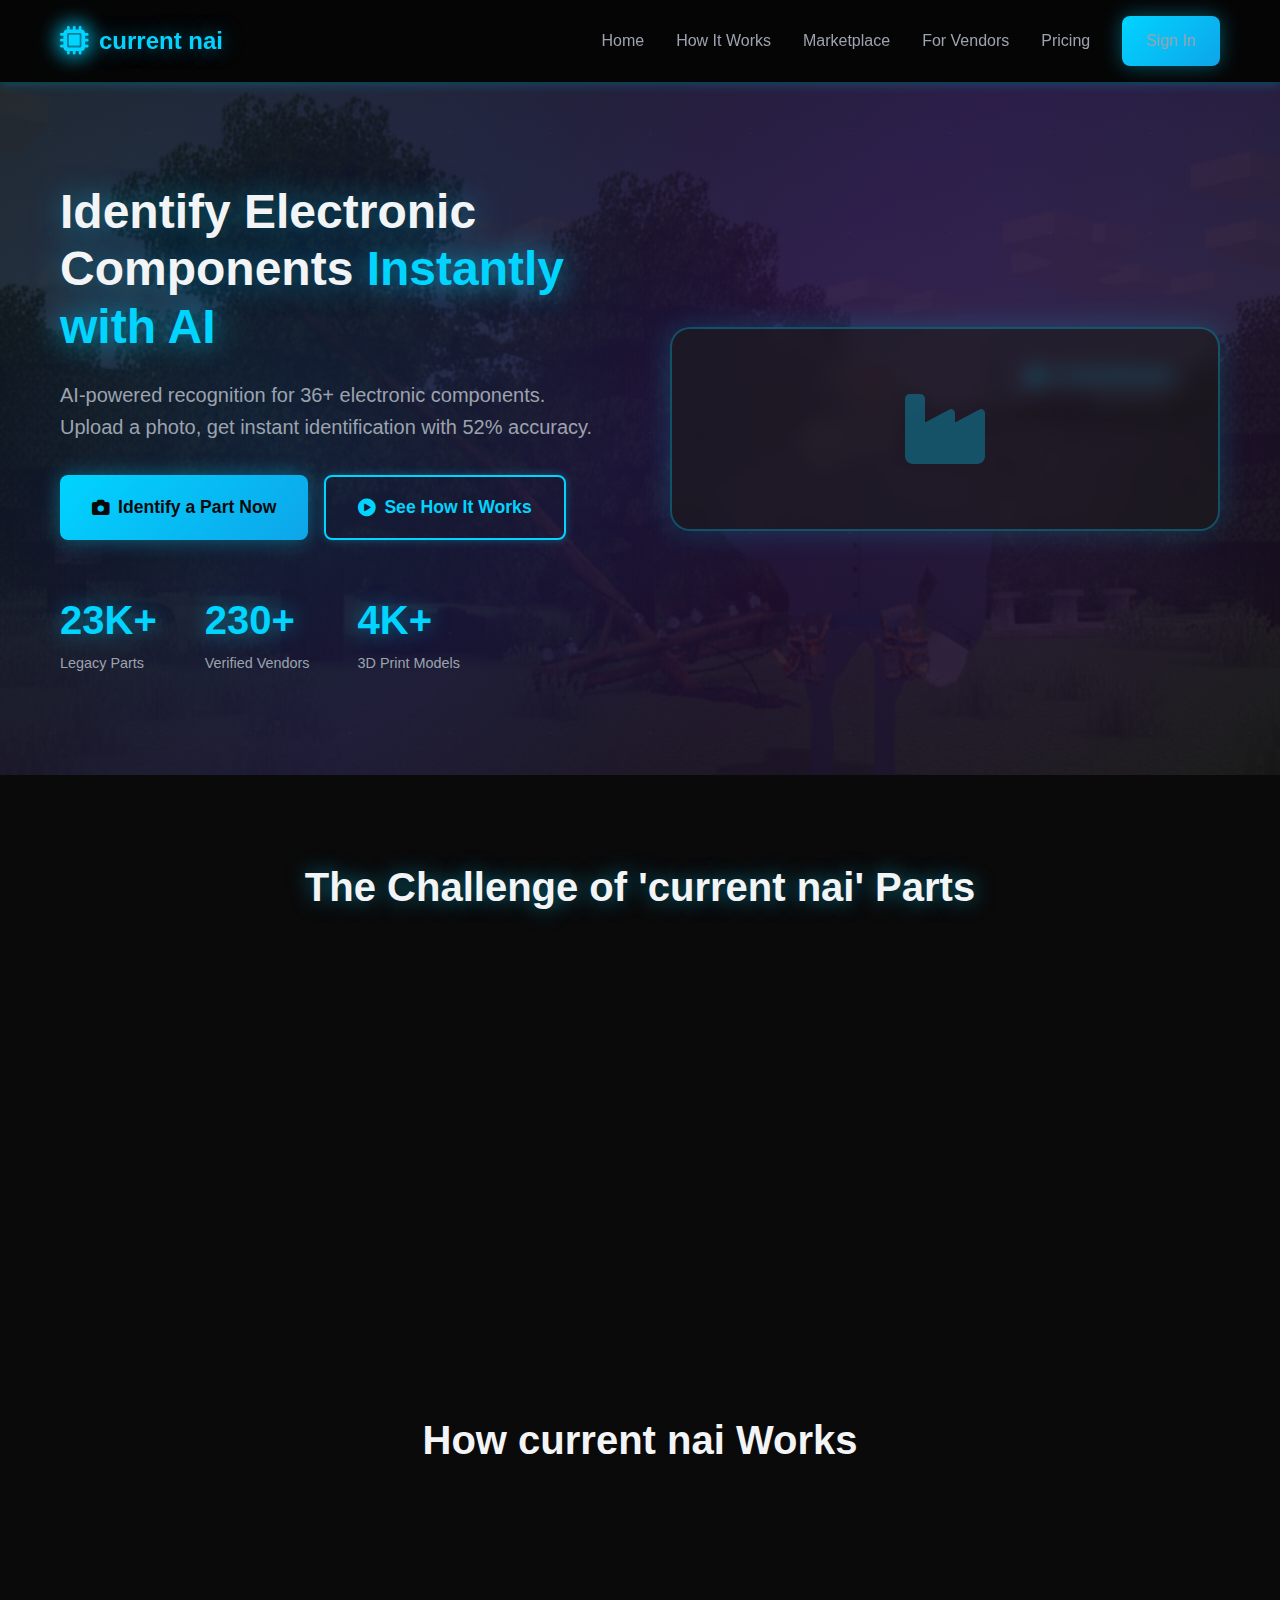
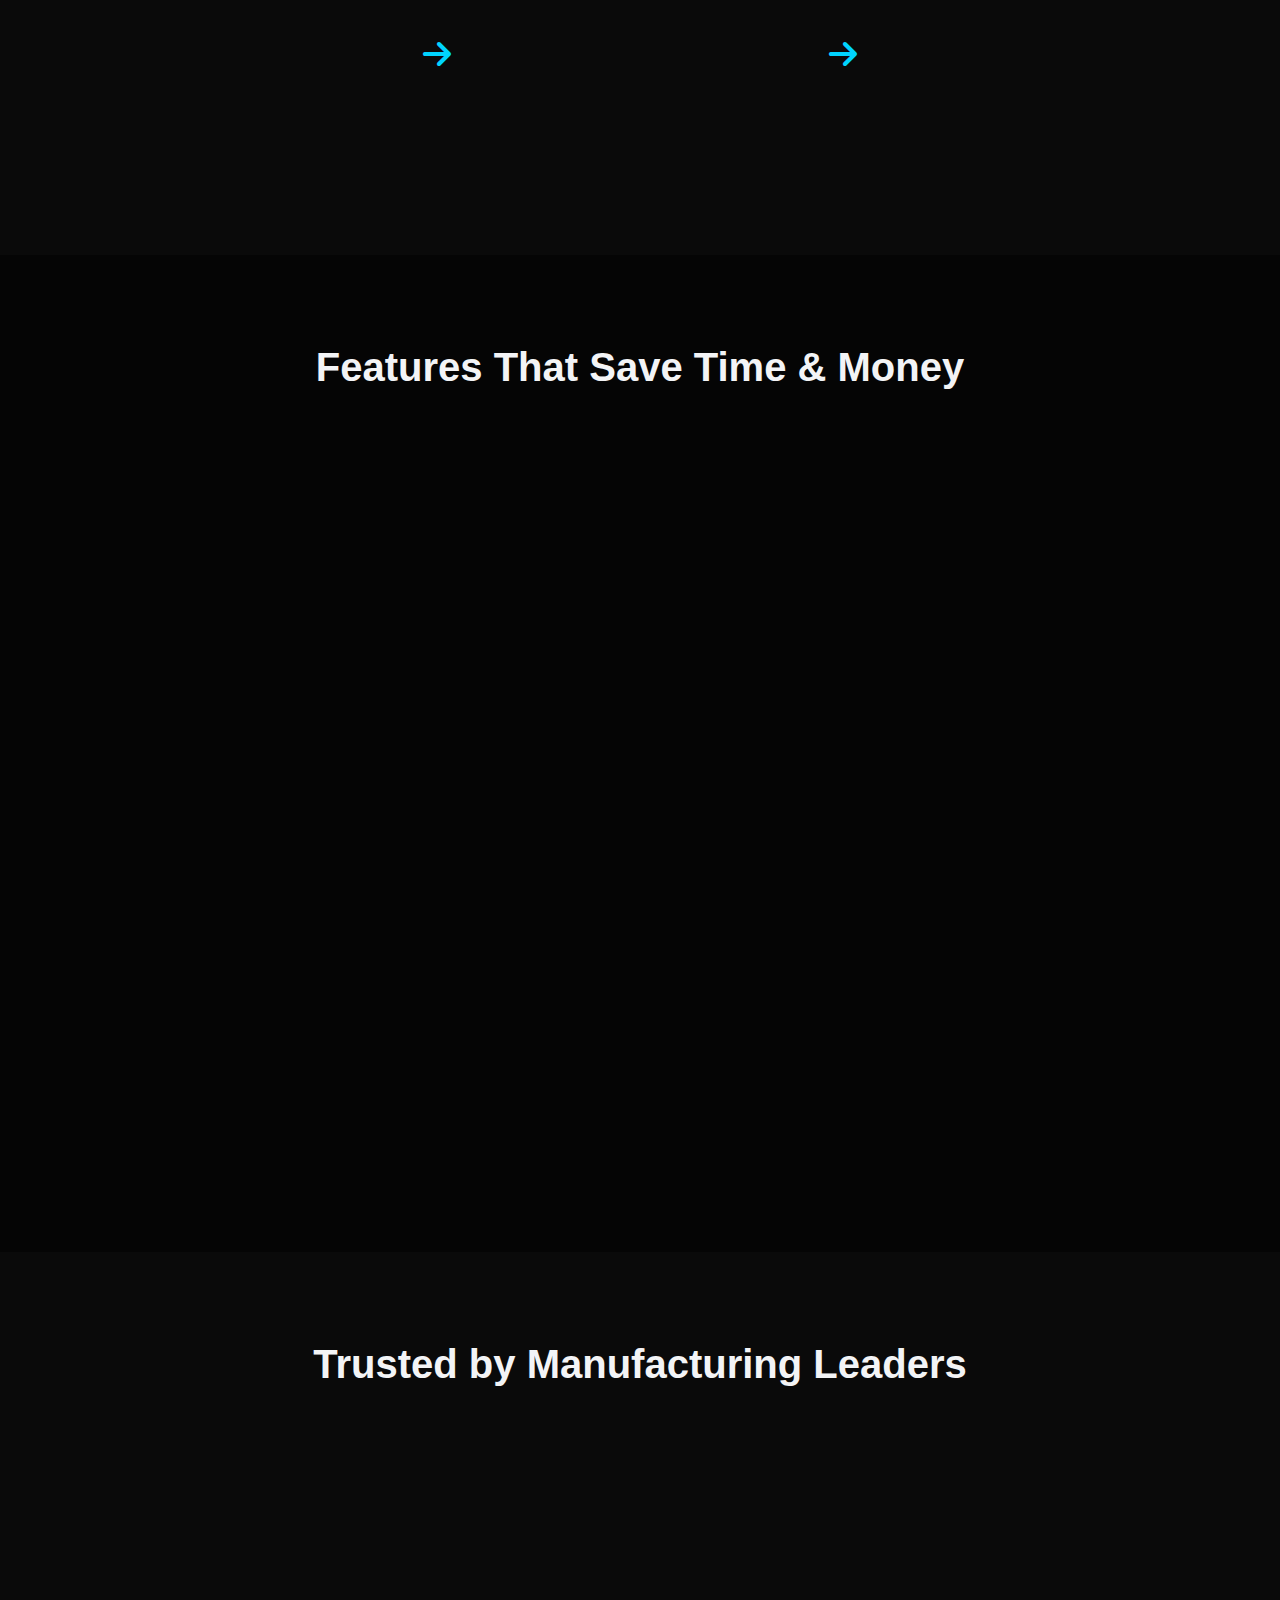
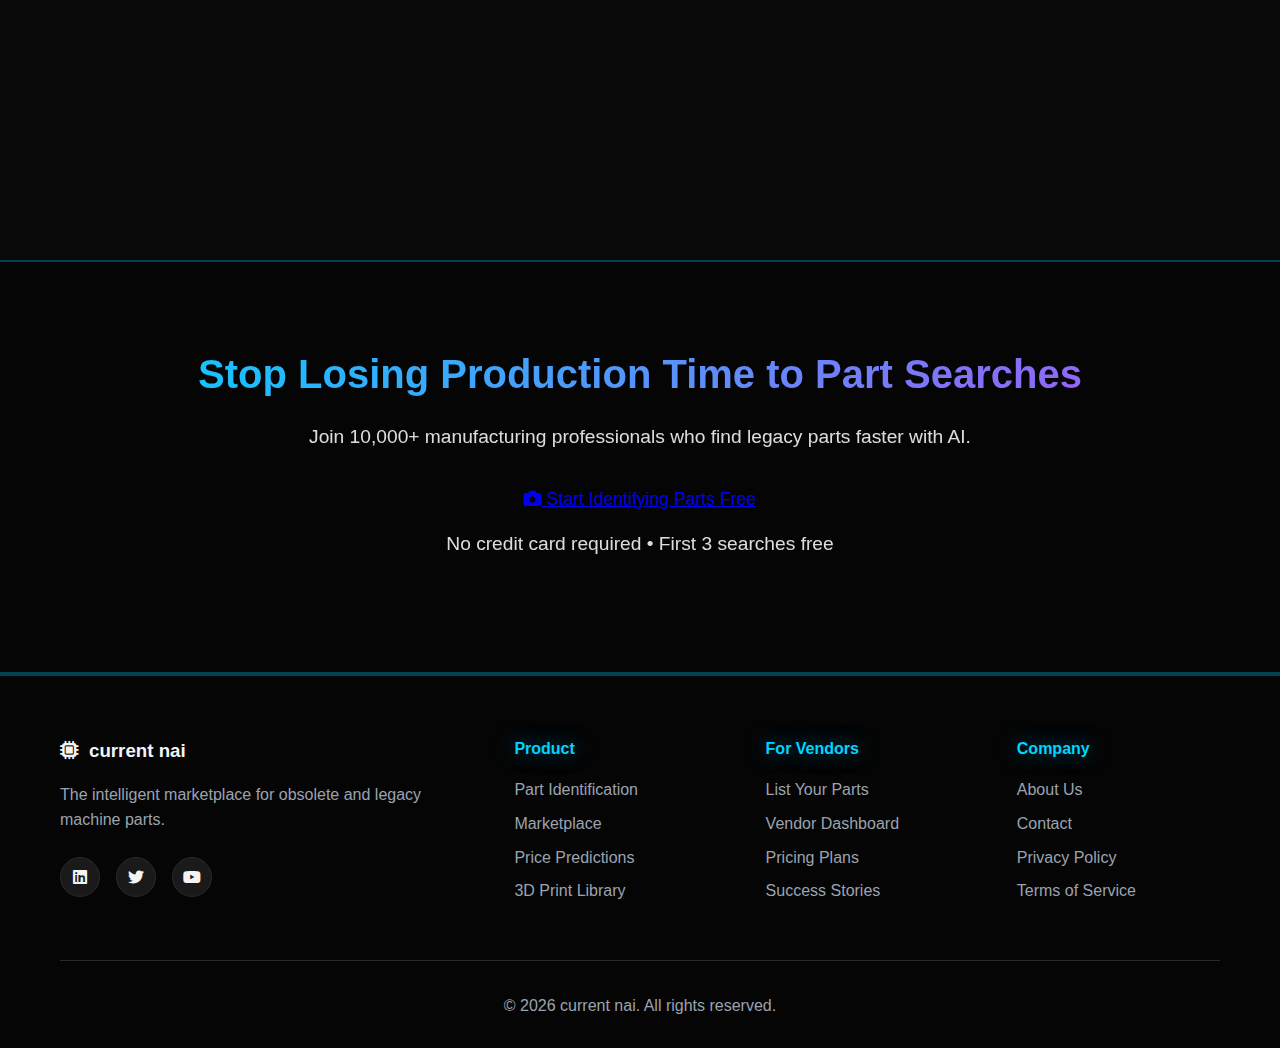
<file: index.html>
<!DOCTYPE html>
<html lang="en">
<head>
    <meta charset="UTF-8">
    <meta name="viewport" content="width=device-width, initial-scale=1.0">
    <title>current nai - Electronic Component Recognition</title>
    <link rel="stylesheet" href="css/styles.css">
    <link rel="stylesheet" href="https://cdnjs.cloudflare.com/ajax/libs/font-awesome/6.4.0/css/all.min.css">
</head>
<body>
    <!-- Navigation -->
    <nav class="navbar">
        <div class="container">
            <div class="nav-brand">
                <i class="fas fa-microchip"></i>
                <span>current nai</span>
            </div>
            <ul class="nav-menu">
                <li><a href="#home">Home</a></li>
                <li><a href="#how-it-works">How It Works</a></li>
                <li><a href="marketplace.html">Marketplace</a></li>
                <li><a href="vendors.html">For Vendors</a></li>
                <li><a href="pricing.html">Pricing</a></li>
                <li><a href="#" class="btn-primary">Sign In</a></li>
            </ul>
            <div class="hamburger">
                <span></span>
                <span></span>
                <span></span>
            </div>
        </div>
    </nav>

    <!-- Hero Section -->
    <section id="home" class="hero">
        <div class="container">
            <div class="hero-content">
                <h1>Identify Electronic Components <span class="highlight">Instantly with AI</span></h1>
                <p class="hero-subtitle">AI-powered recognition for 36+ electronic components. Upload a photo, get instant identification with 52% accuracy.</p>
                <div class="hero-cta">
                    <a href="identify.html" class="btn-large btn-primary">
                        <i class="fas fa-camera"></i> Identify a Part Now
                    </a>
                    <a href="#how-it-works" class="btn-large btn-secondary">
                        <i class="fas fa-play-circle"></i> See How It Works
                    </a>
                </div>
                <div class="hero-stats">
                    <div class="stat">
                        <h3>50K+</h3>
                        <p>Legacy Parts</p>
                    </div>
                    <div class="stat">
                        <h3>500+</h3>
                        <p>Verified Vendors</p>
                    </div>
                    <div class="stat">
                        <h3>10K+</h3>
                        <p>3D Print Models</p>
                    </div>
                </div>
            </div>
            <div class="hero-image">
                <div class="floating-card">
                    <i class="fas fa-robot"></i>
                    <p>AI Identification</p>
                </div>
                <div class="mockup-placeholder">
                    <i class="fas fa-industry fa-5x"></i>
                </div>
            </div>
        </div>
    </section>

    <!-- Pain Point Section -->
    <section class="pain-points">
        <div class="container">
            <h2>The Challenge of 'current nai' Parts</h2>
            <div class="pain-grid">
                <div class="pain-card">
                    <i class="fas fa-clock"></i>
                    <h3>Weeks of Searching</h3>
                    <p>Traditional sourcing takes 2-6 weeks, causing costly production downtime.</p>
                </div>
                <div class="pain-card">
                    <i class="fas fa-question-circle"></i>
                    <h3>Unknown Part Numbers</h3>
                    <p>Faded labels and missing manuals make identification nearly impossible.</p>
                </div>
                <div class="pain-card">
                    <i class="fas fa-chart-line"></i>
                    <h3>Price Uncertainty</h3>
                    <p>No visibility into fair pricing or market trends for obsolete parts.</p>
                </div>
                <div class="pain-card">
                    <i class="fas fa-store-slash"></i>
                    <h3>Discontinued Products</h3>
                    <p>Original manufacturers no longer support equipment that's still running.</p>
                </div>
            </div>
        </div>
    </section>

    <!-- How It Works -->
    <section id="how-it-works" class="how-it-works">
        <div class="container">
            <h2>How current nai Works</h2>
            <div class="steps">
                <div class="step">
                    <div class="step-number">1</div>
                    <div class="step-icon"><i class="fas fa-camera"></i></div>
                    <h3>Upload Photo or Manual</h3>
                    <p>Take a picture of your broken part or scan an old manual page. Our AI handles the rest.</p>
                </div>
                <div class="step-arrow"><i class="fas fa-arrow-right"></i></div>
                <div class="step">
                    <div class="step-number">2</div>
                    <div class="step-icon"><i class="fas fa-brain"></i></div>
                    <h3>AI Identifies the Part</h3>
                    <p>Our computer vision analyzes dimensions, markings, and context to identify your part.</p>
                </div>
                <div class="step-arrow"><i class="fas fa-arrow-right"></i></div>
                <div class="step">
                    <div class="step-number">3</div>
                    <div class="step-icon"><i class="fas fa-shopping-cart"></i></div>
                    <h3>Find Best Match & Price</h3>
                    <p>Get matched with verified sellers, 3D-printable alternatives, and predictive pricing insights.</p>
                </div>
            </div>
        </div>
    </section>

    <!-- Key Features -->
    <section class="features">
        <div class="container">
            <h2>Features That Save Time & Money</h2>
            <div class="features-grid">
                <div class="feature-card highlight-card">
                    <div class="feature-icon"><i class="fas fa-chart-area"></i></div>
                    <h3>Predictive Pricing</h3>
                    <p>See historical price trends and get alerts when prices drop. "This part is usually 30% cheaper in March."</p>
                    <a href="#" class="feature-link">Learn More <i class="fas fa-arrow-right"></i></a>
                </div>
                <div class="feature-card">
                    <div class="feature-icon"><i class="fas fa-cube"></i></div>
                    <h3>3D Print Alternatives</h3>
                    <p>Can't find the original? We match you with verified 3D-printable models for non-critical parts.</p>
                    <a href="#" class="feature-link">Browse Models <i class="fas fa-arrow-right"></i></a>
                </div>
                <div class="feature-card">
                    <div class="feature-icon"><i class="fas fa-shield-alt"></i></div>
                    <h3>Verified Vendors</h3>
                    <p>All sellers are vetted for quality and reliability. Read reviews and ratings before you buy.</p>
                    <a href="#" class="feature-link">View Vendors <i class="fas fa-arrow-right"></i></a>
                </div>
                <div class="feature-card">
                    <div class="feature-icon"><i class="fas fa-bell"></i></div>
                    <h3>Price Alerts</h3>
                    <p>Set your target price and get notified when it's the right time to buy.</p>
                    <a href="#" class="feature-link">Set Alert <i class="fas fa-arrow-right"></i></a>
                </div>
                <div class="feature-card">
                    <div class="feature-icon"><i class="fas fa-book"></i></div>
                    <h3>Manual Library</h3>
                    <p>Access thousands of digitized manuals for legacy equipment across all industries.</p>
                    <a href="#" class="feature-link">Search Manuals <i class="fas fa-arrow-right"></i></a>
                </div>
                <div class="feature-card">
                    <div class="feature-icon"><i class="fas fa-headset"></i></div>
                    <h3>Expert Support</h3>
                    <p>Pro members get priority access to sourcing specialists who can find any part.</p>
                    <a href="#" class="feature-link">Upgrade to Pro <i class="fas fa-arrow-right"></i></a>
                </div>
            </div>
        </div>
    </section>

    <!-- Social Proof -->
    <section class="testimonials">
        <div class="container">
            <h2>Trusted by Manufacturing Leaders</h2>
            <div class="testimonial-grid">
                <div class="testimonial-card">
                    <div class="stars">
                        <i class="fas fa-star"></i>
                        <i class="fas fa-star"></i>
                        <i class="fas fa-star"></i>
                        <i class="fas fa-star"></i>
                        <i class="fas fa-star"></i>
                    </div>
                    <p>"Found a 15-year-old servo motor controller in 2 days. Would have taken us a month through traditional channels."</p>
                    <div class="testimonial-author">
                        <strong>James Mitchell</strong>
                        <span>Plant Manager, Automotive Parts Inc.</span>
                    </div>
                </div>
                <div class="testimonial-card">
                    <div class="stars">
                        <i class="fas fa-star"></i>
                        <i class="fas fa-star"></i>
                        <i class="fas fa-star"></i>
                        <i class="fas fa-star"></i>
                        <i class="fas fa-star"></i>
                    </div>
                    <p>"The predictive pricing saved us $12K on a CNC spindle repair. We waited for the price alert and bought at the right time."</p>
                    <div class="testimonial-author">
                        <strong>Sarah Chen</strong>
                        <span>Operations Director, Precision Manufacturing</span>
                    </div>
                </div>
                <div class="testimonial-card">
                    <div class="stars">
                        <i class="fas fa-star"></i>
                        <i class="fas fa-star"></i>
                        <i class="fas fa-star"></i>
                        <i class="fas fa-star"></i>
                        <i class="fas fa-star"></i>
                    </div>
                    <p>"The 3D printing option is a game-changer for non-critical components. Keeps our 1990s packaging line running."</p>
                    <div class="testimonial-author">
                        <strong>Michael Torres</strong>
                        <span>Maintenance Lead, Food Processing Co.</span>
                    </div>
                </div>
            </div>
        </div>
    </section>

    <!-- CTA Section -->
    <section class="cta-section">
        <div class="container">
            <div class="cta-content">
                <h2>Stop Losing Production Time to Part Searches</h2>
                <p>Join 10,000+ manufacturing professionals who find legacy parts faster with AI.</p>
                <a href="identify.html" class="btn-large btn-white">
                    <i class="fas fa-camera"></i> Start Identifying Parts Free
                </a>
                <p class="cta-note">No credit card required • First 3 searches free</p>
            </div>
        </div>
    </section>

    <!-- Footer -->
    <footer class="footer">
        <div class="container">
            <div class="footer-grid">
                <div class="footer-section">
                    <h3><i class="fas fa-microchip"></i> current nai</h3>
                    <p>The intelligent marketplace for obsolete and legacy machine parts.</p>
                    <div class="social-links">
                        <a href="#"><i class="fab fa-linkedin"></i></a>
                        <a href="#"><i class="fab fa-twitter"></i></a>
                        <a href="#"><i class="fab fa-youtube"></i></a>
                    </div>
                </div>
                <div class="footer-section">
                    <h4>Product</h4>
                    <ul>
                        <li><a href="identify.html">Part Identification</a></li>
                        <li><a href="marketplace.html">Marketplace</a></li>
                        <li><a href="#">Price Predictions</a></li>
                        <li><a href="#">3D Print Library</a></li>
                    </ul>
                </div>
                <div class="footer-section">
                    <h4>For Vendors</h4>
                    <ul>
                        <li><a href="vendors.html">List Your Parts</a></li>
                        <li><a href="#">Vendor Dashboard</a></li>
                        <li><a href="#">Pricing Plans</a></li>
                        <li><a href="#">Success Stories</a></li>
                    </ul>
                </div>
                <div class="footer-section">
                    <h4>Company</h4>
                    <ul>
                        <li><a href="#">About Us</a></li>
                        <li><a href="#">Contact</a></li>
                        <li><a href="#">Privacy Policy</a></li>
                        <li><a href="#">Terms of Service</a></li>
                    </ul>
                </div>
            </div>
            <div class="footer-bottom">
                <p>&copy; 2026 current nai. All rights reserved.</p>
            </div>
        </div>
    </footer>

    <script src="js/main.js"></script>
</body>
</html>
</file>
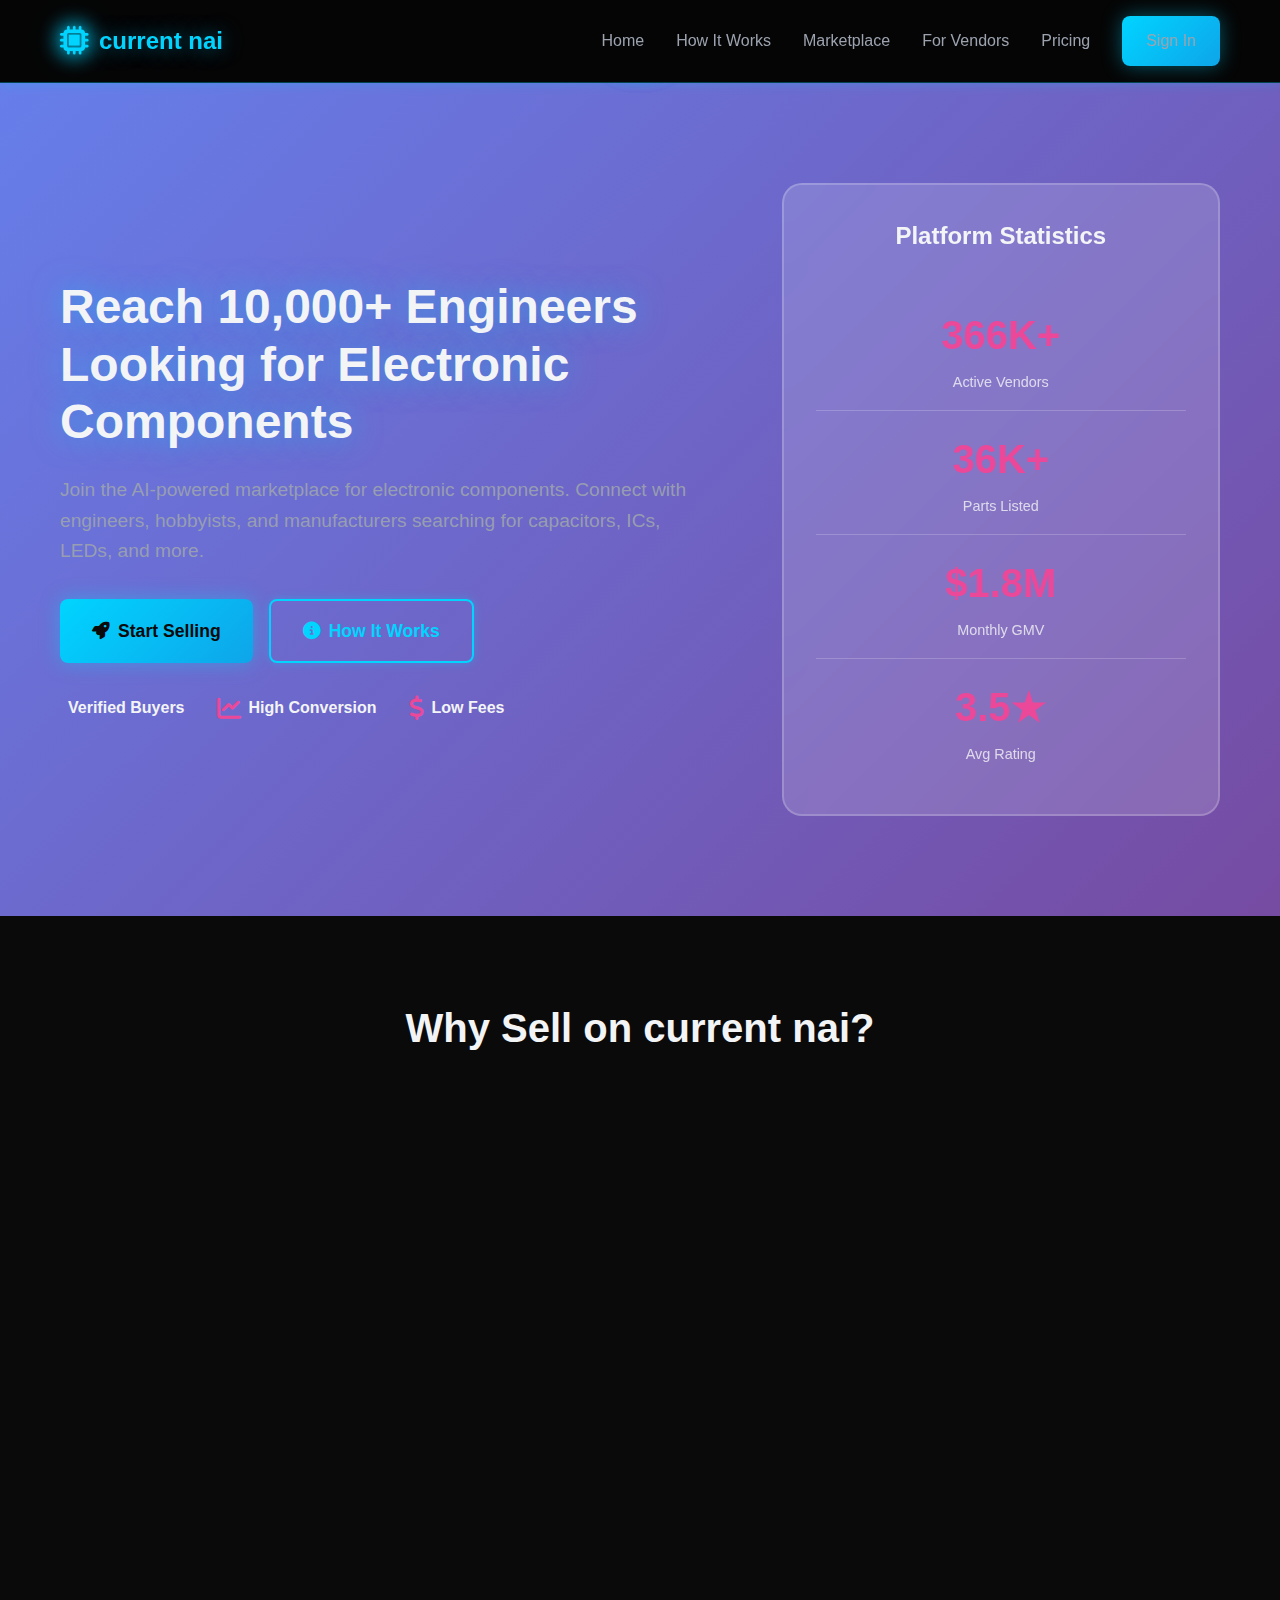
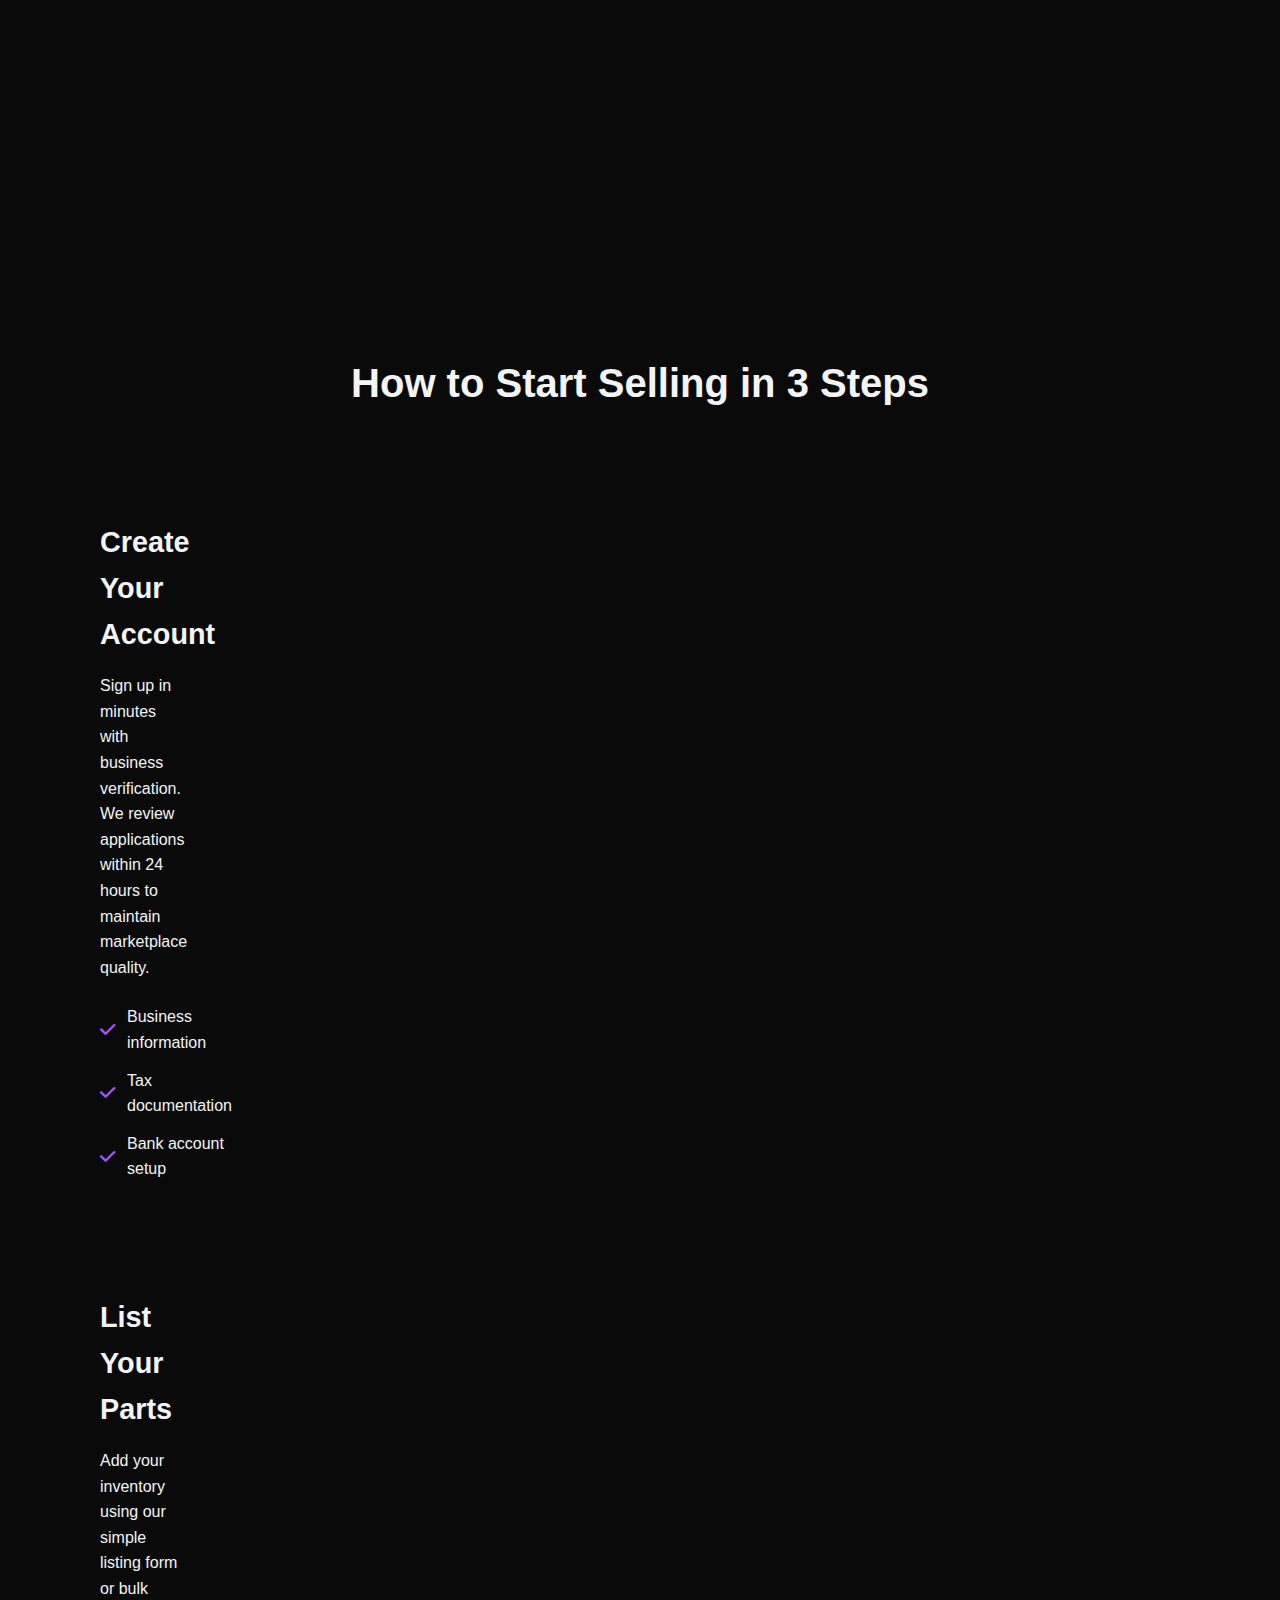
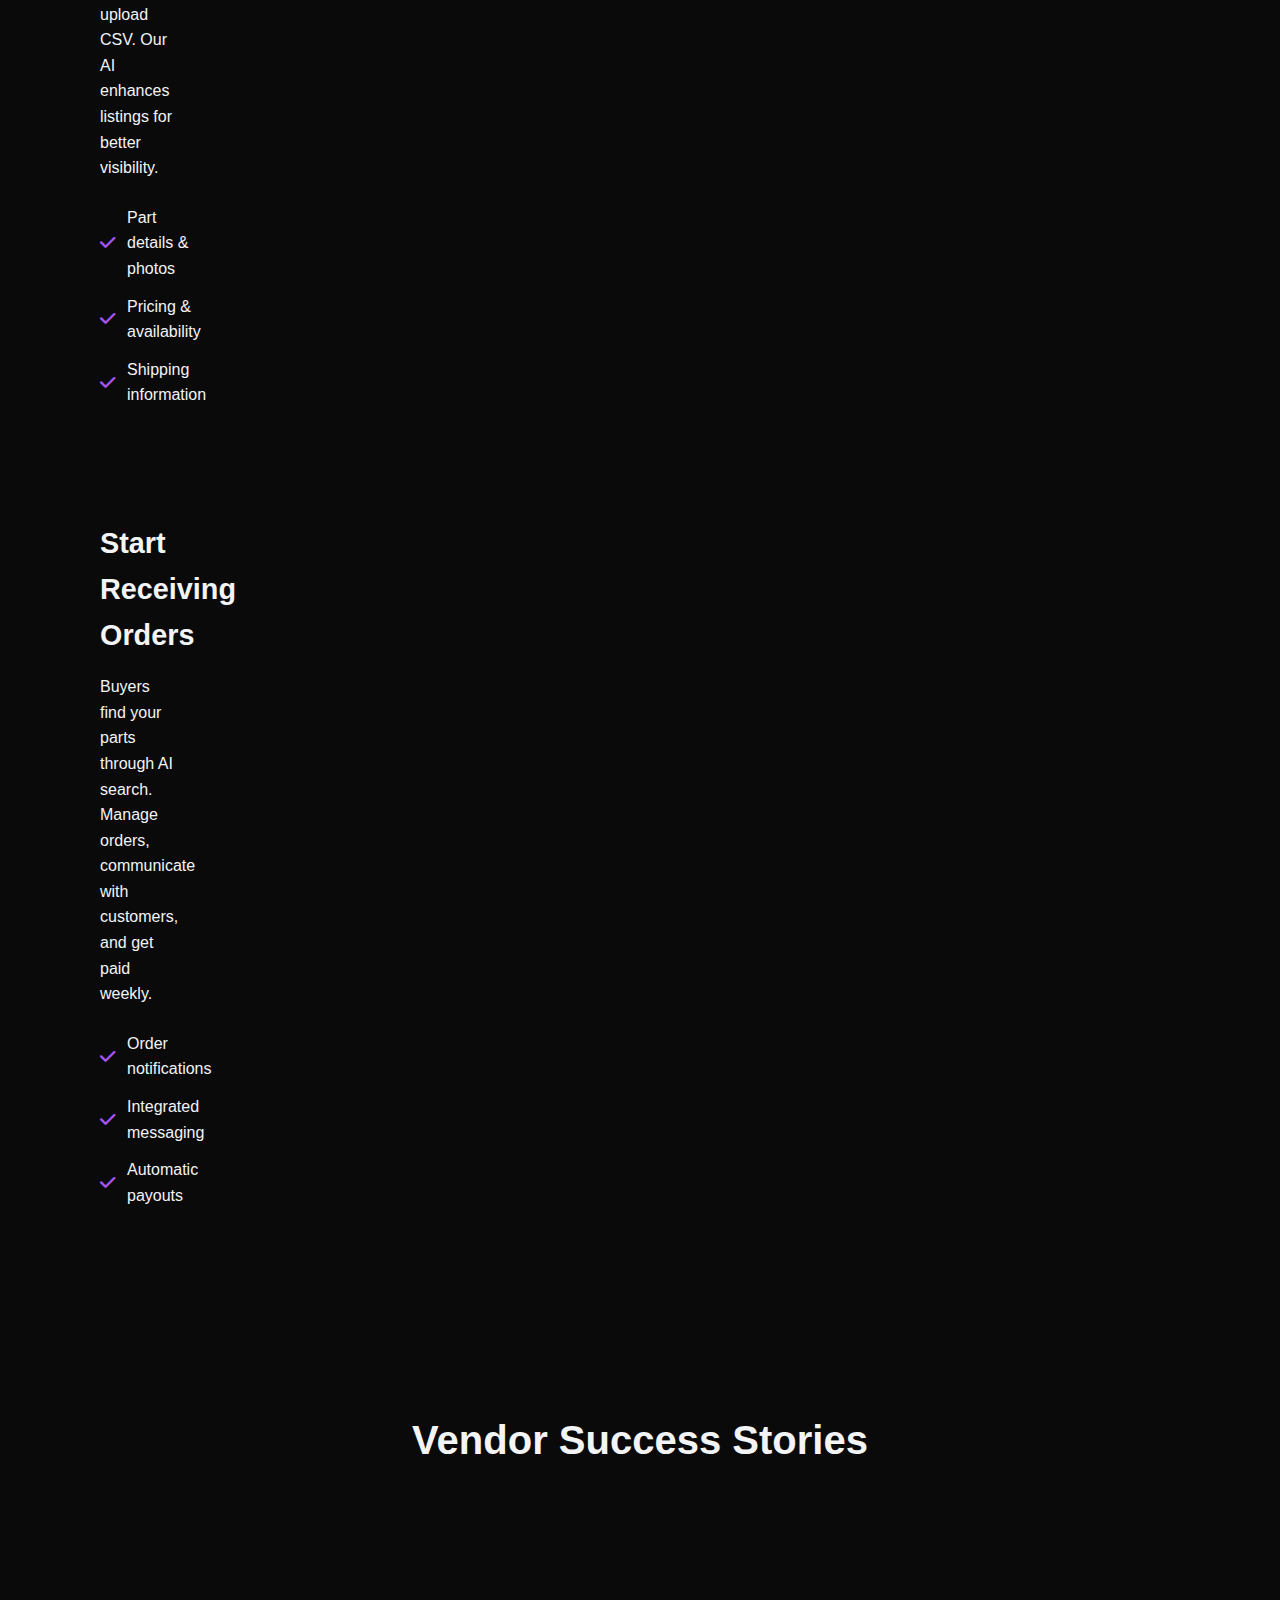
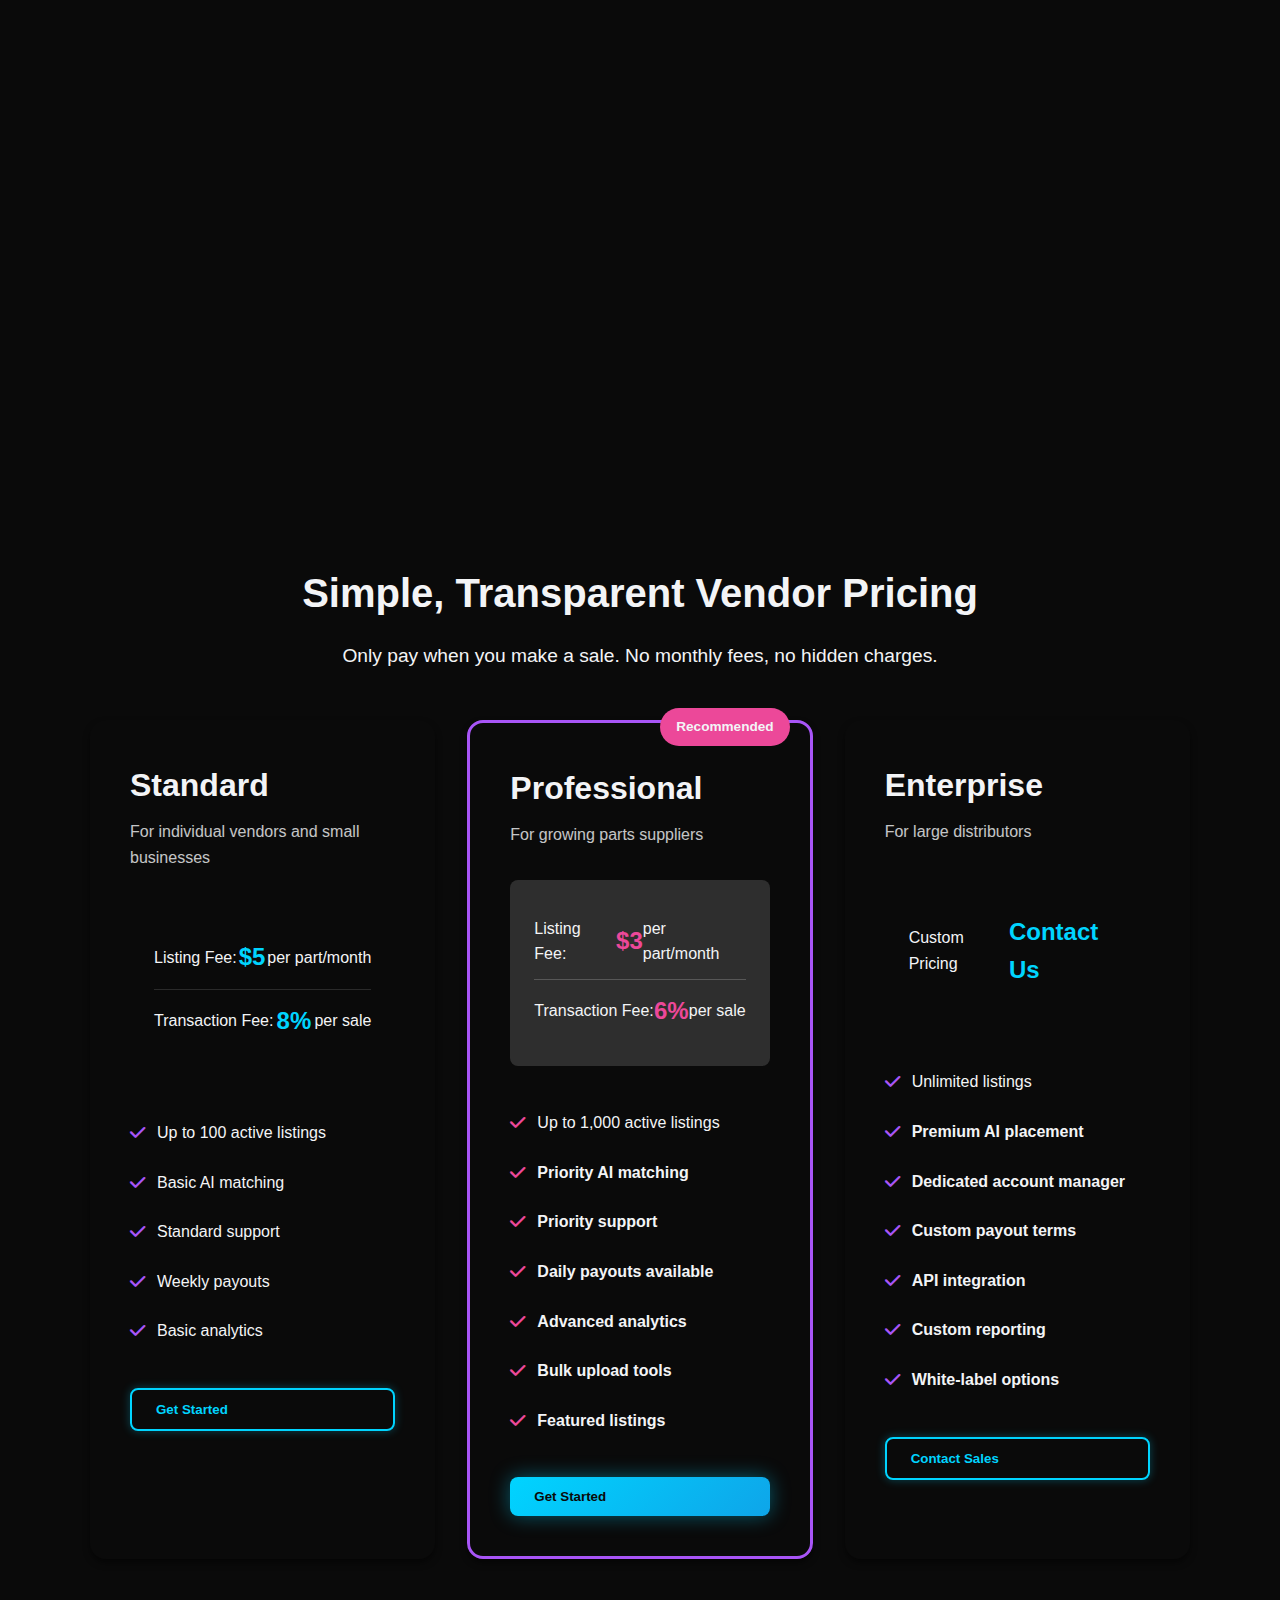
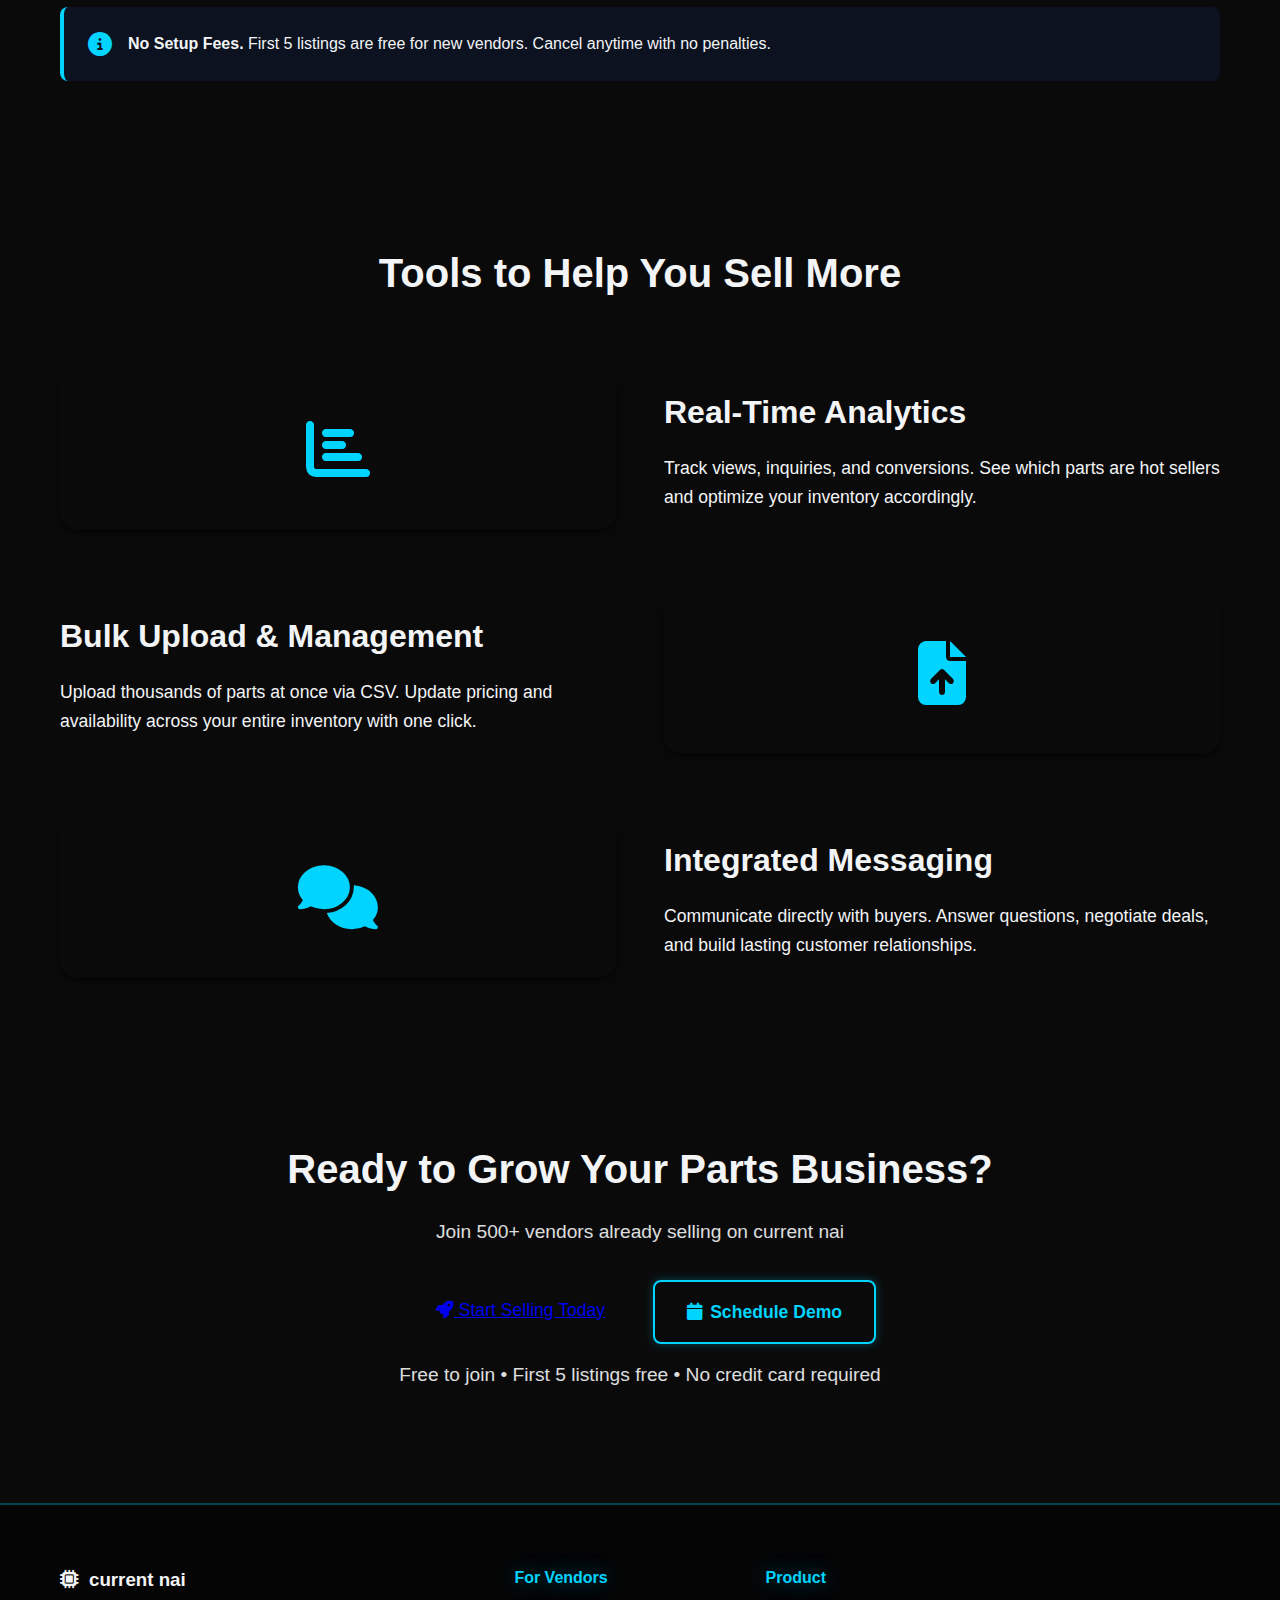
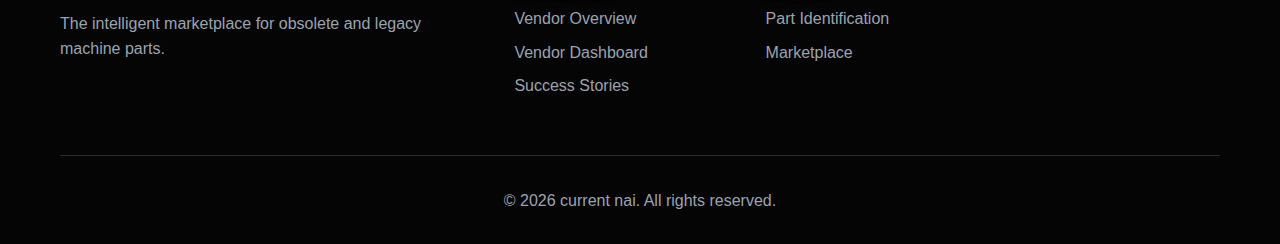
<file: vendors.html>
<!DOCTYPE html>
<html lang="en">
<head>
    <meta charset="UTF-8">
    <meta name="viewport" content="width=device-width, initial-scale=1.0">
    <title>For Suppliers - current nai</title>
    <link rel="stylesheet" href="css/styles.css">
    <link rel="stylesheet" href="css/vendors.css">
    <link rel="stylesheet" href="https://cdnjs.cloudflare.com/ajax/libs/font-awesome/6.4.0/css/all.min.css">
</head>
<body>
    <!-- Navigation -->
    <nav class="navbar">
        <div class="container">
            <div class="nav-brand">
                <i class="fas fa-microchip"></i>
                <span>current nai</span>
            </div>
            <ul class="nav-menu">
                <li><a href="index.html">Home</a></li>
                <li><a href="index.html#how-it-works">How It Works</a></li>
                <li><a href="marketplace.html">Marketplace</a></li>
                <li><a href="vendors.html">For Vendors</a></li>
                <li><a href="pricing.html">Pricing</a></li>
                <li><a href="#" class="btn-primary">Sign In</a></li>
            </ul>
        </div>
    </nav>

    <!-- Hero Section -->
    <section class="vendor-hero">
        <div class="container">
            <div class="hero-content">
                <h1>Reach 10,000+ Engineers Looking for Electronic Components</h1>
                <p class="hero-subtitle">Join the AI-powered marketplace for electronic components. Connect with engineers, hobbyists, and manufacturers searching for capacitors, ICs, LEDs, and more.</p>
                <div class="hero-cta">
                    <a href="#pricing" class="btn-large btn-primary">
                        <i class="fas fa-rocket"></i> Start Selling
                    </a>
                    <a href="#how-it-works" class="btn-large btn-secondary">
                        <i class="fas fa-info-circle"></i> How It Works
                    </a>
                </div>
                <div class="trust-badges">
                    <div class="badge-item">
                        <i class="fas fa-shield-check"></i>
                        <span>Verified Buyers</span>
                    </div>
                    <div class="badge-item">
                        <i class="fas fa-chart-line"></i>
                        <span>High Conversion</span>
                    </div>
                    <div class="badge-item">
                        <i class="fas fa-dollar-sign"></i>
                        <span>Low Fees</span>
                    </div>
                </div>
            </div>
            <div class="hero-stats-box">
                <h3>Platform Statistics</h3>
                <div class="stat-item">
                    <div class="stat-number">500+</div>
                    <div class="stat-label">Active Vendors</div>
                </div>
                <div class="stat-item">
                    <div class="stat-number">50K+</div>
                    <div class="stat-label">Parts Listed</div>
                </div>
                <div class="stat-item">
                    <div class="stat-number">$2.4M</div>
                    <div class="stat-label">Monthly GMV</div>
                </div>
                <div class="stat-item">
                    <div class="stat-number">4.8★</div>
                    <div class="stat-label">Avg Rating</div>
                </div>
            </div>
        </div>
    </section>

    <!-- Benefits Section -->
    <section class="benefits-section">
        <div class="container">
            <h2>Why Sell on current nai?</h2>
            <div class="benefits-grid">
                <div class="benefit-card">
                    <div class="benefit-icon">
                        <i class="fas fa-bullseye"></i>
                    </div>
                    <h3>Targeted Audience</h3>
                    <p>Every visitor is actively searching for legacy parts. No tire-kickers—just serious buyers with immediate needs.</p>
                </div>
                <div class="benefit-card">
                    <div class="benefit-icon">
                        <i class="fas fa-robot"></i>
                    </div>
                    <h3>AI-Powered Matching</h3>
                    <p>Our AI automatically matches your parts with buyer searches. When someone uploads a photo, we find your listings instantly.</p>
                </div>
                <div class="benefit-card">
                    <div class="benefit-icon">
                        <i class="fas fa-clock"></i>
                    </div>
                    <h3>Quick Setup</h3>
                    <p>List your first part in under 5 minutes. Bulk upload tools make it easy to add thousands of SKUs at once.</p>
                </div>
                <div class="benefit-card">
                    <div class="benefit-icon">
                        <i class="fas fa-chart-line"></i>
                    </div>
                    <h3>Price Insights</h3>
                    <p>See real-time market data for competitive pricing. Know what similar parts are selling for before you list.</p>
                </div>
                <div class="benefit-card">
                    <div class="benefit-icon">
                        <i class="fas fa-shield-alt"></i>
                    </div>
                    <h3>Secure Payments</h3>
                    <p>Get paid fast with our secure payment processing. Weekly payouts directly to your bank account.</p>
                </div>
                <div class="benefit-card">
                    <div class="benefit-icon">
                        <i class="fas fa-headset"></i>
                    </div>
                    <h3>Dedicated Support</h3>
                    <p>Expert support team specializing in legacy parts. We understand your business and help you succeed.</p>
                </div>
            </div>
        </div>
    </section>

    <!-- How It Works -->
    <section id="how-it-works" class="vendor-how-it-works">
        <div class="container">
            <h2>How to Start Selling in 3 Steps</h2>
            <div class="steps-container">
                <div class="vendor-step">
                    <div class="step-number">1</div>
                    <div class="step-content">
                        <h3>Create Your Account</h3>
                        <p>Sign up in minutes with business verification. We review applications within 24 hours to maintain marketplace quality.</p>
                        <ul class="step-checklist">
                            <li><i class="fas fa-check"></i> Business information</li>
                            <li><i class="fas fa-check"></i> Tax documentation</li>
                            <li><i class="fas fa-check"></i> Bank account setup</li>
                        </ul>
                    </div>
                </div>
                <div class="vendor-step">
                    <div class="step-number">2</div>
                    <div class="step-content">
                        <h3>List Your Parts</h3>
                        <p>Add your inventory using our simple listing form or bulk upload CSV. Our AI enhances listings for better visibility.</p>
                        <ul class="step-checklist">
                            <li><i class="fas fa-check"></i> Part details & photos</li>
                            <li><i class="fas fa-check"></i> Pricing & availability</li>
                            <li><i class="fas fa-check"></i> Shipping information</li>
                        </ul>
                    </div>
                </div>
                <div class="vendor-step">
                    <div class="step-number">3</div>
                    <div class="step-content">
                        <h3>Start Receiving Orders</h3>
                        <p>Buyers find your parts through AI search. Manage orders, communicate with customers, and get paid weekly.</p>
                        <ul class="step-checklist">
                            <li><i class="fas fa-check"></i> Order notifications</li>
                            <li><i class="fas fa-check"></i> Integrated messaging</li>
                            <li><i class="fas fa-check"></i> Automatic payouts</li>
                        </ul>
                    </div>
                </div>
            </div>
        </div>
    </section>

    <!-- Success Stories -->
    <section class="success-stories">
        <div class="container">
            <h2>Vendor Success Stories</h2>
            <div class="stories-grid">
                <div class="story-card">
                    <div class="story-header">
                        <img src="data:image/svg+xml,%3Csvg xmlns='http://www.w3.org/2000/svg' width='60' height='60'%3E%3Ccircle cx='30' cy='30' r='30' fill='%232563eb'/%3E%3Ctext x='30' y='38' text-anchor='middle' fill='white' font-size='24' font-weight='bold'%3EIP%3C/text%3E%3C/svg%3E" alt="IndustrialPartsUSA">
                        <div>
                            <h4>IndustrialPartsUSA</h4>
                            <p>PLC & Automation Specialist</p>
                        </div>
                    </div>
                    <div class="story-quote">
                        "We've increased our online sales by 340% since joining current nai. The AI matching is incredible—buyers find exactly what we have in stock."
                    </div>
                    <div class="story-metrics">
                        <div class="metric">
                            <strong>340%</strong>
                            <span>Sales Increase</span>
                        </div>
                        <div class="metric">
                            <strong>$85K</strong>
                            <span>Avg Monthly Rev</span>
                        </div>
                        <div class="metric">
                            <strong>4.9★</strong>
                            <span>Vendor Rating</span>
                        </div>
                    </div>
                </div>

                <div class="story-card">
                    <div class="story-header">
                        <img src="data:image/svg+xml,%3Csvg xmlns='http://www.w3.org/2000/svg' width='60' height='60'%3E%3Ccircle cx='30' cy='30' r='30' fill='%2310b981'/%3E%3Ctext x='30' y='38' text-anchor='middle' fill='white' font-size='24' font-weight='bold'%3ERP%3C/text%3E%3C/svg%3E" alt="RoboticsParts">
                        <div>
                            <h4>RoboticsParts Direct</h4>
                            <p>Servo & Drive Systems</p>
                        </div>
                    </div>
                    <div class="story-quote">
                        "The predictive pricing feature helps us stay competitive. We can see market trends and adjust our prices to maximize both volume and profit."
                    </div>
                    <div class="story-metrics">
                        <div class="metric">
                            <strong>220%</strong>
                            <span>Sales Growth</span>
                        </div>
                        <div class="metric">
                            <strong>$120K</strong>
                            <span>Avg Monthly Rev</span>
                        </div>
                        <div class="metric">
                            <strong>5.0★</strong>
                            <span>Vendor Rating</span>
                        </div>
                    </div>
                </div>

                <div class="story-card">
                    <div class="story-header">
                        <img src="data:image/svg+xml,%3Csvg xmlns='http://www.w3.org/2000/svg' width='60' height='60'%3E%3Ccircle cx='30' cy='30' r='30' fill='%23f59e0b'/%3E%3Ctext x='30' y='38' text-anchor='middle' fill='white' font-size='24' font-weight='bold'%3EGA%3C/text%3E%3C/svg%3E" alt="GlobalAuto">
                        <div>
                            <h4>GlobalAuto Parts</h4>
                            <p>Automotive Industrial Components</p>
                        </div>
                    </div>
                    <div class="story-quote">
                        "Best marketplace we've joined. Low fees, high-quality buyers, and the dashboard gives us everything we need to manage our business efficiently."
                    </div>
                    <div class="story-metrics">
                        <div class="metric">
                            <strong>180%</strong>
                            <span>Sales Increase</span>
                        </div>
                        <div class="metric">
                            <strong>$65K</strong>
                            <span>Avg Monthly Rev</span>
                        </div>
                        <div class="metric">
                            <strong>4.8★</strong>
                            <span>Vendor Rating</span>
                        </div>
                    </div>
                </div>
            </div>
        </div>
    </section>

    <!-- Pricing Section -->
    <section id="pricing" class="vendor-pricing">
        <div class="container">
            <h2>Simple, Transparent Vendor Pricing</h2>
            <p class="pricing-intro">Only pay when you make a sale. No monthly fees, no hidden charges.</p>
            
            <div class="vendor-pricing-grid">
                <!-- Standard Plan -->
                <div class="vendor-plan">
                    <h3>Standard</h3>
                    <div class="plan-description">For individual vendors and small businesses</div>
                    <div class="plan-fee">
                        <div class="fee-item">
                            <span>Listing Fee:</span>
                            <strong>$5</strong>
                            <span>per part/month</span>
                        </div>
                        <div class="fee-item">
                            <span>Transaction Fee:</span>
                            <strong>8%</strong>
                            <span>per sale</span>
                        </div>
                    </div>
                    <ul class="plan-features">
                        <li><i class="fas fa-check"></i> Up to 100 active listings</li>
                        <li><i class="fas fa-check"></i> Basic AI matching</li>
                        <li><i class="fas fa-check"></i> Standard support</li>
                        <li><i class="fas fa-check"></i> Weekly payouts</li>
                        <li><i class="fas fa-check"></i> Basic analytics</li>
                    </ul>
                    <button class="btn-secondary">Get Started</button>
                </div>

                <!-- Professional Plan -->
                <div class="vendor-plan featured">
                    <div class="plan-badge">Recommended</div>
                    <h3>Professional</h3>
                    <div class="plan-description">For growing parts suppliers</div>
                    <div class="plan-fee">
                        <div class="fee-item">
                            <span>Listing Fee:</span>
                            <strong>$3</strong>
                            <span>per part/month</span>
                        </div>
                        <div class="fee-item">
                            <span>Transaction Fee:</span>
                            <strong>6%</strong>
                            <span>per sale</span>
                        </div>
                    </div>
                    <ul class="plan-features">
                        <li><i class="fas fa-check"></i> Up to 1,000 active listings</li>
                        <li><i class="fas fa-check"></i> <strong>Priority AI matching</strong></li>
                        <li><i class="fas fa-check"></i> <strong>Priority support</strong></li>
                        <li><i class="fas fa-check"></i> <strong>Daily payouts available</strong></li>
                        <li><i class="fas fa-check"></i> <strong>Advanced analytics</strong></li>
                        <li><i class="fas fa-check"></i> <strong>Bulk upload tools</strong></li>
                        <li><i class="fas fa-check"></i> <strong>Featured listings</strong></li>
                    </ul>
                    <button class="btn-primary">Get Started</button>
                </div>

                <!-- Enterprise Plan -->
                <div class="vendor-plan">
                    <h3>Enterprise</h3>
                    <div class="plan-description">For large distributors</div>
                    <div class="plan-fee">
                        <div class="fee-item">
                            <span>Custom Pricing</span>
                            <strong>Contact Us</strong>
                        </div>
                    </div>
                    <ul class="plan-features">
                        <li><i class="fas fa-check"></i> Unlimited listings</li>
                        <li><i class="fas fa-check"></i> <strong>Premium AI placement</strong></li>
                        <li><i class="fas fa-check"></i> <strong>Dedicated account manager</strong></li>
                        <li><i class="fas fa-check"></i> <strong>Custom payout terms</strong></li>
                        <li><i class="fas fa-check"></i> <strong>API integration</strong></li>
                        <li><i class="fas fa-check"></i> <strong>Custom reporting</strong></li>
                        <li><i class="fas fa-check"></i> <strong>White-label options</strong></li>
                    </ul>
                    <button class="btn-secondary">Contact Sales</button>
                </div>
            </div>

            <div class="pricing-note">
                <i class="fas fa-info-circle"></i>
                <p><strong>No Setup Fees.</strong> First 5 listings are free for new vendors. Cancel anytime with no penalties.</p>
            </div>
        </div>
    </section>

    <!-- Features for Vendors -->
    <section class="vendor-features">
        <div class="container">
            <h2>Tools to Help You Sell More</h2>
            <div class="features-showcase">
                <div class="feature-item">
                    <div class="feature-visual">
                        <i class="fas fa-chart-bar fa-4x"></i>
                    </div>
                    <div class="feature-text">
                        <h3>Real-Time Analytics</h3>
                        <p>Track views, inquiries, and conversions. See which parts are hot sellers and optimize your inventory accordingly.</p>
                    </div>
                </div>
                <div class="feature-item reverse">
                    <div class="feature-visual">
                        <i class="fas fa-file-upload fa-4x"></i>
                    </div>
                    <div class="feature-text">
                        <h3>Bulk Upload & Management</h3>
                        <p>Upload thousands of parts at once via CSV. Update pricing and availability across your entire inventory with one click.</p>
                    </div>
                </div>
                <div class="feature-item">
                    <div class="feature-visual">
                        <i class="fas fa-comments fa-4x"></i>
                    </div>
                    <div class="feature-text">
                        <h3>Integrated Messaging</h3>
                        <p>Communicate directly with buyers. Answer questions, negotiate deals, and build lasting customer relationships.</p>
                    </div>
                </div>
            </div>
        </div>
    </section>

    <!-- CTA Section -->
    <section class="vendor-cta">
        <div class="container">
            <h2>Ready to Grow Your Parts Business?</h2>
            <p>Join 500+ vendors already selling on current nai</p>
            <div class="cta-actions">
                <a href="#pricing" class="btn-large btn-white">
                    <i class="fas fa-rocket"></i> Start Selling Today
                </a>
                <a href="#" class="btn-large btn-secondary">
                    <i class="fas fa-calendar"></i> Schedule Demo
                </a>
            </div>
            <p class="cta-subtext">Free to join • First 5 listings free • No credit card required</p>
        </div>
    </section>

    <!-- Footer -->
    <footer class="footer">
        <div class="container">
            <div class="footer-grid">
                <div class="footer-section">
                    <h3><i class="fas fa-microchip"></i> current nai</h3>
                    <p>The intelligent marketplace for obsolete and legacy machine parts.</p>
                </div>
                <div class="footer-section">
                    <h4>For Vendors</h4>
                    <ul>
                        <li><a href="vendors.html">Vendor Overview</a></li>
                        <li><a href="#">Vendor Dashboard</a></li>
                        <li><a href="#">Success Stories</a></li>
                    </ul>
                </div>
                <div class="footer-section">
                    <h4>Product</h4>
                    <ul>
                        <li><a href="identify.html">Part Identification</a></li>
                        <li><a href="marketplace.html">Marketplace</a></li>
                    </ul>
                </div>
            </div>
            <div class="footer-bottom">
                <p>&copy; 2026 current nai. All rights reserved.</p>
            </div>
        </div>
    </footer>

    <script src="js/main.js"></script>
    <script src="js/vendors.js"></script>
</body>
</html>
</file>
<file: css/styles.css>
/* ============================================
   GLOBAL STYLES & VARIABLES - DARK ELECTRIFIED THEME
   ============================================ */
:root {
    --primary-color: #00d4ff;
    --primary-glow: #00a8cc;
    --secondary-color: #a855f7;
    --accent-color: #ec4899;
    --electric-blue: #0ea5e9;
    --neon-cyan: #00ffff;
    
    --dark-bg: #0a0a0a;
    --darker-bg: #050505;
    --dark-card: #1a1a1a;
    --dark-card-hover: #242424;
    
    --text-primary: #f3f4f6;
    --text-secondary: #9ca3af;
    --text-muted: #6b7280;
    
    --border-color: #2a2a2a;
    --border-glow: rgba(0, 212, 255, 0.3);
    
    --shadow: 0 4px 6px rgba(0, 0, 0, 0.5);
    --shadow-lg: 0 10px 25px rgba(0, 0, 0, 0.7);
    --glow: 0 0 20px rgba(0, 212, 255, 0.5);
    --glow-strong: 0 0 30px rgba(0, 212, 255, 0.8);
}

* {
    margin: 0;
    padding: 0;
    box-sizing: border-box;
}

body {
    font-family: 'Inter', -apple-system, BlinkMacSystemFont, 'Segoe UI', Roboto, Oxygen, Ubuntu, Cantarell, sans-serif;
    line-height: 1.6;
    color: var(--text-primary);
    background: var(--dark-bg);
    overflow-x: hidden;
}

.container {
    max-width: 1200px;
    margin: 0 auto;
    padding: 0 20px;
}

/* ============================================
   NAVIGATION
   ============================================ */
.navbar {
    background: var(--darker-bg);
    box-shadow: 0 2px 10px rgba(0, 212, 255, 0.2);
    border-bottom: 1px solid var(--border-glow);
    position: sticky;
    top: 0;
    z-index: 1000;
    backdrop-filter: blur(10px);
}

.navbar .container {
    display: flex;
    justify-content: space-between;
    align-items: center;
    padding: 1rem 20px;
}

.nav-brand {
    display: flex;
    align-items: center;
    gap: 10px;
    font-size: 1.5rem;
    font-weight: 700;
    color: var(--primary-color);
    text-shadow: var(--glow);
    transition: all 0.3s;
}

.nav-brand:hover {
    color: var(--neon-cyan);
    text-shadow: var(--glow-strong);
}

.nav-brand i {
    font-size: 1.8rem;
    color: var(--primary-color);
    filter: drop-shadow(0 0 10px var(--primary-color));
}

.nav-menu {
    display: flex;
    list-style: none;
    gap: 2rem;
    align-items: center;
}

.nav-menu a {
    text-decoration: none;
    color: var(--text-secondary);
    font-weight: 500;
    transition: all 0.3s;
    position: relative;
}

.nav-menu a::after {
    content: '';
    position: absolute;
    bottom: -5px;
    left: 0;
    width: 0;
    height: 2px;
    background: var(--primary-color);
    box-shadow: var(--glow);
    transition: width 0.3s;
}

.nav-menu a:hover {
    color: var(--primary-color);
}

.nav-menu a:hover::after {
    width: 100%;
}

.hamburger {
    display: none;
    flex-direction: column;
    cursor: pointer;
    gap: 5px;
}

.hamburger span {
    width: 25px;
    height: 3px;
    background: var(--text-dark);
    transition: 0.3s;
}

/* ============================================
   BUTTONS
   ============================================ */
.btn-primary {
    background: linear-gradient(135deg, var(--primary-color), var(--electric-blue));
    color: var(--dark-bg);
    padding: 0.75rem 1.5rem;
    border-radius: 8px;
    text-decoration: none;
    font-weight: 600;
    display: inline-flex;
    align-items: center;
    gap: 8px;
    transition: all 0.3s;
    border: none;
    cursor: pointer;
    box-shadow: 0 0 20px rgba(0, 212, 255, 0.4);
    position: relative;
    overflow: hidden;
}

.btn-primary::before {
    content: '';
    position: absolute;
    top: 0;
    left: -100%;
    width: 100%;
    height: 100%;
    background: linear-gradient(90deg, transparent, rgba(255,255,255,0.3), transparent);
    transition: left 0.5s;
}

.btn-primary:hover::before {
    left: 100%;
}

.btn-primary:hover {
    transform: translateY(-2px);
    box-shadow: 0 0 30px rgba(0, 212, 255, 0.8);
}

.btn-secondary {
    background: transparent;
    color: var(--primary-color);
    padding: 0.75rem 1.5rem;
    border: 2px solid var(--primary-color);
    border-radius: 8px;
    text-decoration: none;
    font-weight: 600;
    display: inline-flex;
    align-items: center;
    gap: 8px;
    transition: all 0.3s;
    box-shadow: 0 0 10px rgba(0, 212, 255, 0.3);
}

.btn-secondary:hover {
    background: var(--primary-color);
    color: var(--dark-bg);
    transform: translateY(-2px);
    box-shadow: 0 0 25px rgba(0, 212, 255, 0.6);
}

.btn-large {
    padding: 1rem 2rem;
    font-size: 1.1rem;
}

/* ============================================
   HERO SECTION
   ============================================ */
.hero {
    background: 
        linear-gradient(135deg, rgba(10, 10, 10, 0.85) 0%, rgba(26, 10, 46, 0.9) 50%, rgba(10, 10, 10, 0.85) 100%),
        url('/images/hero-background.png');
    background-size: cover;
    background-position: center;
    background-attachment: fixed;
    color: var(--text-primary);
    padding: 100px 0;
    position: relative;
    overflow: hidden;
}

.hero::before {
    content: '';
    position: absolute;
    top: 0;
    left: 0;
    right: 0;
    bottom: 0;
    background: 
        radial-gradient(circle at 20% 50%, rgba(0, 212, 255, 0.1) 0%, transparent 50%),
        radial-gradient(circle at 80% 50%, rgba(168, 85, 247, 0.1) 0%, transparent 50%);
    animation: pulse 4s ease-in-out infinite;
}

@keyframes pulse {
    0%, 100% { opacity: 0.5; }
    50% { opacity: 1; }
}

.hero::after {
    content: '';
    position: absolute;
    top: 0;
    left: 0;
    right: 0;
    bottom: 0;
    background: url('data:image/svg+xml,<svg width="100" height="100" xmlns="http://www.w3.org/2000/svg"><circle cx="50" cy="50" r="1" fill="rgba(0,212,255,0.3)"/></svg>');
    opacity: 0.2;
}

.hero .container {
    display: grid;
    grid-template-columns: 1fr 1fr;
    gap: 60px;
    align-items: center;
    position: relative;
    z-index: 1;
}

.hero-content h1 {
    font-size: 3rem;
    font-weight: 800;
    line-height: 1.2;
    margin-bottom: 1.5rem;
    text-shadow: 0 0 30px rgba(0, 212, 255, 0.5);
}

.hero-content .highlight {
    color: var(--primary-color);
    text-shadow: var(--glow-strong);
}

.hero-subtitle {
    font-size: 1.25rem;
    margin-bottom: 2rem;
    color: var(--text-secondary);
}

.hero-cta {
    display: flex;
    gap: 1rem;
    margin-bottom: 3rem;
    flex-wrap: wrap;
}

.hero-stats {
    display: flex;
    gap: 3rem;
}

.hero-stats .stat h3 {
    font-size: 2.5rem;
    font-weight: 700;
    color: var(--primary-color);
    text-shadow: var(--glow);
}

.hero-stats .stat p {
    font-size: 0.9rem;
    color: var(--text-secondary);
}

.hero-image {
    position: relative;
}

.mockup-placeholder {
    background: rgba(26, 26, 26, 0.6);
    backdrop-filter: blur(10px);
    border-radius: 20px;
    padding: 60px;
    text-align: center;
    border: 2px solid var(--border-glow);
    box-shadow: 0 0 30px rgba(0, 212, 255, 0.2);
}

.mockup-placeholder i {
    opacity: 0.3;
    color: var(--primary-color);
}

.floating-card {
    position: absolute;
    top: 20px;
    right: 20px;
    background: var(--white);
    color: var(--primary-color);
    padding: 1rem 1.5rem;
    border-radius: 12px;
    box-shadow: var(--shadow-lg);
    display: flex;
    align-items: center;
    gap: 10px;
    font-weight: 600;
    animation: float 3s ease-in-out infinite;
}

@keyframes float {
    0%, 100% { transform: translateY(0); }
    50% { transform: translateY(-20px); }
}

/* ============================================
   PAIN POINTS SECTION
   ============================================ */
.pain-points {
    padding: 80px 0;
    background: var(--light-bg);
}

.pain-points h2 {
    text-align: center;
    font-size: 2.5rem;
    margin-bottom: 3rem;
    color: var(--text-primary);
    text-shadow: var(--glow);
}

.pain-grid {
    display: grid;
    grid-template-columns: repeat(auto-fit, minmax(250px, 1fr));
    gap: 2rem;
}

.pain-card {
    background: var(--dark-card);
    padding: 2rem;
    border-radius: 12px;
    text-align: center;
    box-shadow: var(--shadow);
    border: 1px solid var(--border-color);
    transition: all 0.3s;
}

.pain-card:hover {
    transform: translateY(-5px);
    border-color: var(--border-glow);
    box-shadow: 0 10px 30px rgba(0, 212, 255, 0.3);
}

.pain-card i {
    font-size: 3rem;
    color: var(--accent-color);
    margin-bottom: 1rem;
    filter: drop-shadow(0 0 10px var(--accent-color));
}

.pain-card h3 {
    font-size: 1.3rem;
    margin-bottom: 0.5rem;
    color: var(--text-primary);
}

.pain-card p {
    color: var(--text-secondary);
}

/* ============================================
   HOW IT WORKS
   ============================================ */
.how-it-works {
    padding: 80px 0;
    background: var(--dark-bg);
}

.how-it-works h2 {
    text-align: center;
    font-size: 2.5rem;
    margin-bottom: 4rem;
    color: var(--text-primary);
}

.steps {
    display: flex;
    justify-content: space-between;
    align-items: center;
    gap: 1rem;
    flex-wrap: wrap;
}

.step {
    flex: 1;
    min-width: 250px;
    text-align: center;
    position: relative;
}

.step-number {
    position: absolute;
    top: -10px;
    left: 50%;
    transform: translateX(-50%);
    background: linear-gradient(135deg, var(--primary-color), var(--secondary-color));
    color: var(--dark-bg);
    width: 40px;
    height: 40px;
    border-radius: 50%;
    display: flex;
    align-items: center;
    justify-content: center;
    font-weight: 700;
    font-size: 1.2rem;
    box-shadow: var(--glow);
}

.step-icon {
    background: var(--dark-card);
    border: 2px solid var(--border-glow);
    width: 120px;
    height: 120px;
    border-radius: 50%;
    display: flex;
    align-items: center;
    justify-content: center;
    margin: 0 auto 1.5rem;
    transition: all 0.3s;
}

.step:hover .step-icon {
    border-color: var(--primary-color);
    box-shadow: var(--glow-strong);
}

.step-icon i {
    font-size: 3rem;
    color: var(--primary-color);
    filter: drop-shadow(0 0 10px var(--primary-color));
}

.step h3 {
    font-size: 1.4rem;
    margin-bottom: 0.5rem;
    color: var(--text-primary);
}

.step p {
    color: var(--text-secondary);
}

.step-arrow {
    font-size: 2rem;
    color: var(--primary-color);
}

/* ============================================
   FEATURES SECTION
   ============================================ */
.features {
    padding: 80px 0;
    background: var(--darker-bg);
}

.features h2 {
    text-align: center;
    font-size: 2.5rem;
    margin-bottom: 3rem;
    color: var(--text-primary);
}

.features-grid {
    display: grid;
    grid-template-columns: repeat(auto-fit, minmax(300px, 1fr));
    gap: 2rem;
}

.feature-card {
    background: var(--dark-card);
    padding: 2.5rem;
    border-radius: 12px;
    box-shadow: var(--shadow);
    border: 1px solid var(--border-color);
    transition: all 0.3s;
}

.feature-card:hover {
    transform: translateY(-5px);
    border-color: var(--border-glow);
    box-shadow: 0 10px 30px rgba(0, 212, 255, 0.3);
}

.feature-card.highlight-card {
    background: linear-gradient(135deg, var(--primary-color), var(--secondary-color));
    color: var(--dark-bg);
    border-color: var(--border-glow);
}

.feature-icon {
    width: 60px;
    height: 60px;
    background: var(--primary-color);
    border-radius: 12px;
    display: flex;
    align-items: center;
    justify-content: center;
    margin-bottom: 1.5rem;
    box-shadow: var(--glow);
}

.highlight-card .feature-icon {
    background: rgba(255, 255, 255, 0.2);
}

.feature-icon i {
    font-size: 1.8rem;
    color: var(--white);
}

.feature-card h3 {
    font-size: 1.5rem;
    margin-bottom: 1rem;
}

.feature-card p {
    color: var(--text-secondary);
    margin-bottom: 1.5rem;
}

.highlight-card p {
    color: rgba(255, 255, 255, 0.9);
}

.feature-link {
    color: var(--primary-color);
    text-decoration: none;
    font-weight: 600;
    display: inline-flex;
    align-items: center;
    gap: 5px;
    transition: gap 0.3s;
}

.highlight-card .feature-link {
    color: var(--white);
}

.feature-link:hover {
    gap: 10px;
}

/* ============================================
   TESTIMONIALS
   ============================================ */
.testimonials {
    padding: 80px 0;
    background: var(--dark-bg);
}

.testimonials h2 {
    text-align: center;
    font-size: 2.5rem;
    margin-bottom: 3rem;
    color: var(--text-primary);
}

.testimonial-grid {
    display: grid;
    grid-template-columns: repeat(auto-fit, minmax(300px, 1fr));
    gap: 2rem;
}

.testimonial-card {
    background: var(--dark-card);
    padding: 2.5rem;
    border-radius: 12px;
    box-shadow: var(--shadow);
    border: 1px solid var(--border-color);
    transition: all 0.3s;
}

.testimonial-card:hover {
    border-color: var(--border-glow);
    box-shadow: 0 5px 20px rgba(0, 212, 255, 0.2);
}

.stars {
    color: var(--accent-color);
    margin-bottom: 1rem;
    filter: drop-shadow(0 0 5px var(--accent-color));
}

.testimonial-card p {
    font-style: italic;
    color: var(--text-secondary);
    margin-bottom: 1.5rem;
    font-size: 1.1rem;
}

.testimonial-author {
    display: flex;
    flex-direction: column;
}

.testimonial-author strong {
    color: var(--text-primary);
    margin-bottom: 0.25rem;
}

.testimonial-author span {
    color: var(--text-secondary);
    font-size: 0.9rem;
}

/* ============================================
   CTA SECTION
   ============================================ */
.cta-section {
    padding: 80px 0;
    background: var(--darker-bg);
    color: var(--text-primary);
    text-align: center;
    border-top: 2px solid var(--border-glow);
    border-bottom: 2px solid var(--border-glow);
}

.cta-content h2 {
    font-size: 2.5rem;
    margin-bottom: 1rem;
    background: linear-gradient(135deg, var(--primary-color), var(--secondary-color));
    -webkit-background-clip: text;
    -webkit-text-fill-color: transparent;
    background-clip: text;
}

.cta-content p {
    font-size: 1.2rem;
    margin-bottom: 2rem;
    opacity: 0.9;
}

.cta-note {
    font-size: 0.9rem;
    margin-top: 1rem;
    opacity: 0.8;
}

/* ============================================
   FOOTER
   ============================================ */
.footer {
    background: var(--darker-bg);
    color: var(--text-primary);
    padding: 60px 0 30px;
    border-top: 2px solid var(--border-glow);
}

.footer-grid {
    display: grid;
    grid-template-columns: 2fr 1fr 1fr 1fr;
    gap: 3rem;
    margin-bottom: 3rem;
}

.footer-section h3 {
    margin-bottom: 1rem;
    display: flex;
    align-items: center;
    gap: 10px;
}

.footer-section h4 {
    margin-bottom: 1rem;
    color: var(--primary-color);
    text-shadow: var(--glow);
}

.footer-section p {
    color: var(--text-secondary);
    margin-bottom: 1.5rem;
}

.footer-section ul {
    list-style: none;
}

.footer-section ul li {
    margin-bottom: 0.5rem;
}

.footer-section ul li a {
    color: var(--text-secondary);
    text-decoration: none;
    transition: all 0.3s;
}

.footer-section ul li a:hover {
    color: var(--primary-color);
    text-shadow: var(--glow);
}

.social-links {
    display: flex;
    gap: 1rem;
}

.social-links a {
    width: 40px;
    height: 40px;
    background: var(--dark-card);
    border: 1px solid var(--border-color);
    border-radius: 50%;
    display: flex;
    align-items: center;
    justify-content: center;
    color: var(--text-primary);
    text-decoration: none;
    transition: all 0.3s;
}

.social-links a:hover {
    background: var(--primary-color);
    border-color: var(--primary-color);
    color: var(--dark-bg);
    transform: translateY(-3px);
    box-shadow: var(--glow);
}

.footer-bottom {
    border-top: 1px solid var(--border-color);
    padding-top: 2rem;
    text-align: center;
    color: var(--text-secondary);
}

/* ============================================
   RESPONSIVE DESIGN
   ============================================ */
@media (max-width: 968px) {
    .nav-menu {
        position: fixed;
        left: -100%;
        top: 70px;
        flex-direction: column;
        background: var(--dark-card);
        width: 100%;
        text-align: center;
        transition: 0.3s;
        box-shadow: var(--shadow);
        padding: 2rem 0;
        border-top: 2px solid var(--border-glow);
    }

    .nav-menu.active {
        left: 0;
    }

    .hamburger {
        display: flex;
    }

    .hero .container {
        grid-template-columns: 1fr;
        text-align: center;
    }

    .hero-content h1 {
        font-size: 2.2rem;
    }

    .hero-cta {
        justify-content: center;
    }

    .hero-stats {
        justify-content: center;
    }

    .hero-image {
        display: none;
    }

    .step-arrow {
        display: none;
    }

    .footer-grid {
        grid-template-columns: 1fr;
    }
}

@media (max-width: 480px) {
    .hero-content h1 {
        font-size: 1.8rem;
    }

    .hero-subtitle {
        font-size: 1rem;
    }

    .btn-large {
        padding: 0.75rem 1.5rem;
        font-size: 1rem;
    }

    .pain-points h2,
    .how-it-works h2,
    .features h2,
    .testimonials h2 {
        font-size: 1.8rem;
    }
}
</file>
<file: css/vendors.css>
/* ============================================
   VENDORS PAGE STYLES
   ============================================ */

.vendor-hero {
    background: linear-gradient(135deg, #667eea 0%, #764ba2 100%);
    color: var(--white);
    padding: 100px 0;
    position: relative;
}

.vendor-hero .container {
    display: grid;
    grid-template-columns: 1.5fr 1fr;
    gap: 4rem;
    align-items: center;
}

.vendor-hero h1 {
    font-size: 3rem;
    font-weight: 800;
    line-height: 1.2;
    margin-bottom: 1.5rem;
}

.hero-subtitle {
    font-size: 1.2rem;
    margin-bottom: 2rem;
    opacity: 0.9;
    line-height: 1.6;
}

.hero-cta {
    display: flex;
    gap: 1rem;
    margin-bottom: 2rem;
    flex-wrap: wrap;
}

.trust-badges {
    display: flex;
    gap: 2rem;
    flex-wrap: wrap;
}

.badge-item {
    display: flex;
    align-items: center;
    gap: 0.5rem;
    font-weight: 600;
}

.badge-item i {
    font-size: 1.5rem;
    color: var(--accent-color);
}

/* Hero Stats Box */
.hero-stats-box {
    background: rgba(255, 255, 255, 0.15);
    backdrop-filter: blur(10px);
    border-radius: 20px;
    padding: 2rem;
    border: 2px solid rgba(255, 255, 255, 0.2);
}

.hero-stats-box h3 {
    text-align: center;
    margin-bottom: 2rem;
    font-size: 1.5rem;
}

.stat-item {
    text-align: center;
    padding: 1rem 0;
    border-bottom: 1px solid rgba(255, 255, 255, 0.2);
}

.stat-item:last-child {
    border-bottom: none;
}

.stat-number {
    font-size: 2.5rem;
    font-weight: 800;
    color: var(--accent-color);
    margin-bottom: 0.25rem;
}

.stat-label {
    font-size: 0.9rem;
    opacity: 0.8;
}

/* Benefits Section */
.benefits-section {
    padding: 80px 0;
    background: var(--light-bg);
}

.benefits-section h2 {
    text-align: center;
    font-size: 2.5rem;
    margin-bottom: 3rem;
    color: var(--text-dark);
}

.benefits-grid {
    display: grid;
    grid-template-columns: repeat(auto-fit, minmax(300px, 1fr));
    gap: 2rem;
}

.benefit-card {
    background: var(--white);
    padding: 2.5rem;
    border-radius: 12px;
    box-shadow: var(--shadow);
    text-align: center;
    transition: all 0.3s;
}

.benefit-card:hover {
    transform: translateY(-5px);
    box-shadow: var(--shadow-lg);
}

.benefit-icon {
    width: 80px;
    height: 80px;
    background: linear-gradient(135deg, var(--primary-color), var(--secondary-color));
    border-radius: 50%;
    display: flex;
    align-items: center;
    justify-content: center;
    margin: 0 auto 1.5rem;
}

.benefit-icon i {
    font-size: 2rem;
    color: var(--white);
}

.benefit-card h3 {
    font-size: 1.4rem;
    color: var(--text-dark);
    margin-bottom: 1rem;
}

.benefit-card p {
    color: var(--text-light);
    line-height: 1.6;
}

/* Vendor How It Works */
.vendor-how-it-works {
    padding: 80px 0;
    background: var(--white);
}

.vendor-how-it-works h2 {
    text-align: center;
    font-size: 2.5rem;
    margin-bottom: 4rem;
    color: var(--text-dark);
}

.steps-container {
    display: grid;
    gap: 2rem;
}

.vendor-step {
    display: grid;
    grid-template-columns: 80px 1fr;
    gap: 2rem;
    background: var(--light-bg);
    padding: 2.5rem;
    border-radius: 12px;
    align-items: start;
}

.step-number {
    width: 80px;
    height: 80px;
    background: linear-gradient(135deg, var(--primary-color), var(--secondary-color));
    color: var(--white);
    border-radius: 50%;
    display: flex;
    align-items: center;
    justify-content: center;
    font-size: 2.5rem;
    font-weight: 800;
}

.step-content h3 {
    font-size: 1.8rem;
    color: var(--text-dark);
    margin-bottom: 1rem;
}

.step-content p {
    color: var(--text-light);
    margin-bottom: 1.5rem;
    line-height: 1.6;
}

.step-checklist {
    list-style: none;
    display: grid;
    gap: 0.75rem;
}

.step-checklist li {
    display: flex;
    align-items: center;
    gap: 0.75rem;
    color: var(--text-dark);
}

.step-checklist i {
    color: var(--secondary-color);
    font-size: 1.1rem;
}

/* Success Stories */
.success-stories {
    padding: 80px 0;
    background: var(--light-bg);
}

.success-stories h2 {
    text-align: center;
    font-size: 2.5rem;
    margin-bottom: 3rem;
    color: var(--text-dark);
}

.stories-grid {
    display: grid;
    grid-template-columns: repeat(auto-fit, minmax(350px, 1fr));
    gap: 2rem;
}

.story-card {
    background: var(--white);
    border-radius: 12px;
    padding: 2.5rem;
    box-shadow: var(--shadow);
    transition: all 0.3s;
}

.story-card:hover {
    transform: translateY(-5px);
    box-shadow: var(--shadow-lg);
}

.story-header {
    display: flex;
    align-items: center;
    gap: 1rem;
    margin-bottom: 1.5rem;
}

.story-header img {
    width: 60px;
    height: 60px;
    border-radius: 50%;
}

.story-header h4 {
    color: var(--text-dark);
    font-size: 1.2rem;
}

.story-header p {
    color: var(--text-light);
    font-size: 0.9rem;
}

.story-quote {
    font-style: italic;
    color: var(--text-dark);
    font-size: 1.1rem;
    line-height: 1.6;
    margin-bottom: 2rem;
    padding-left: 1rem;
    border-left: 4px solid var(--primary-color);
}

.story-metrics {
    display: grid;
    grid-template-columns: repeat(3, 1fr);
    gap: 1rem;
    padding-top: 1.5rem;
    border-top: 2px solid var(--border-color);
}

.metric {
    text-align: center;
}

.metric strong {
    display: block;
    font-size: 1.8rem;
    color: var(--primary-color);
    margin-bottom: 0.25rem;
}

.metric span {
    font-size: 0.85rem;
    color: var(--text-light);
}

/* Vendor Pricing */
.vendor-pricing {
    padding: 80px 0;
    background: var(--white);
}

.vendor-pricing h2 {
    text-align: center;
    font-size: 2.5rem;
    margin-bottom: 1rem;
    color: var(--text-dark);
}

.pricing-intro {
    text-align: center;
    font-size: 1.2rem;
    color: var(--text-light);
    margin-bottom: 3rem;
}

.vendor-pricing-grid {
    display: grid;
    grid-template-columns: repeat(auto-fit, minmax(320px, 1fr));
    gap: 2rem;
    max-width: 1100px;
    margin: 0 auto 3rem;
}

.vendor-plan {
    background: var(--light-bg);
    border-radius: 16px;
    padding: 2.5rem;
    box-shadow: var(--shadow);
    transition: all 0.3s;
    position: relative;
}

.vendor-plan:hover {
    transform: translateY(-5px);
    box-shadow: var(--shadow-lg);
}

.vendor-plan.featured {
    background: linear-gradient(135deg, var(--primary-color), var(--primary-dark));
    color: var(--white);
    border: 3px solid var(--secondary-color);
}

.plan-badge {
    position: absolute;
    top: -15px;
    right: 20px;
    background: var(--accent-color);
    color: var(--white);
    padding: 0.5rem 1rem;
    border-radius: 30px;
    font-weight: 700;
    font-size: 0.85rem;
}

.vendor-plan h3 {
    font-size: 2rem;
    margin-bottom: 0.5rem;
}

.vendor-plan.featured h3 {
    color: var(--white);
}

.plan-description {
    margin-bottom: 2rem;
    opacity: 0.8;
}

.plan-fee {
    background: var(--white);
    padding: 1.5rem;
    border-radius: 8px;
    margin-bottom: 2rem;
}

.vendor-plan.featured .plan-fee {
    background: rgba(255, 255, 255, 0.15);
    color: var(--white);
}

.fee-item {
    display: flex;
    justify-content: space-between;
    align-items: center;
    padding: 0.75rem 0;
    border-bottom: 1px solid var(--border-color);
}

.vendor-plan.featured .fee-item {
    border-bottom-color: rgba(255, 255, 255, 0.2);
}

.fee-item:last-child {
    border-bottom: none;
}

.fee-item strong {
    font-size: 1.5rem;
    color: var(--primary-color);
}

.vendor-plan.featured .fee-item strong {
    color: var(--accent-color);
}

.plan-features {
    list-style: none;
    margin-bottom: 2rem;
}

.plan-features li {
    display: flex;
    align-items: center;
    gap: 0.75rem;
    padding: 0.75rem 0;
}

.plan-features li i {
    color: var(--secondary-color);
    font-size: 1.1rem;
}

.vendor-plan.featured .plan-features li i {
    color: var(--accent-color);
}

.vendor-plan button {
    width: 100%;
}

.pricing-note {
    background: rgba(37, 99, 235, 0.1);
    border-left: 4px solid var(--primary-color);
    padding: 1.5rem;
    border-radius: 8px;
    display: flex;
    align-items: center;
    gap: 1rem;
}

.pricing-note i {
    color: var(--primary-color);
    font-size: 1.5rem;
}

.pricing-note p {
    color: var(--text-dark);
    margin: 0;
}

/* Vendor Features */
.vendor-features {
    padding: 80px 0;
    background: var(--light-bg);
}

.vendor-features h2 {
    text-align: center;
    font-size: 2.5rem;
    margin-bottom: 4rem;
    color: var(--text-dark);
}

.features-showcase {
    display: grid;
    gap: 4rem;
}

.feature-item {
    display: grid;
    grid-template-columns: 1fr 1fr;
    gap: 3rem;
    align-items: center;
}

.feature-item.reverse {
    direction: rtl;
}

.feature-item.reverse > * {
    direction: ltr;
}

.feature-visual {
    background: var(--white);
    border-radius: 16px;
    padding: 3rem;
    display: flex;
    align-items: center;
    justify-content: center;
    color: var(--primary-color);
    box-shadow: var(--shadow);
}

.feature-text h3 {
    font-size: 2rem;
    color: var(--text-dark);
    margin-bottom: 1rem;
}

.feature-text p {
    color: var(--text-light);
    font-size: 1.1rem;
    line-height: 1.6;
}

/* Vendor CTA */
.vendor-cta {
    padding: 80px 0;
    background: linear-gradient(135deg, var(--primary-color), var(--primary-dark));
    color: var(--white);
    text-align: center;
}

.vendor-cta h2 {
    font-size: 2.5rem;
    margin-bottom: 1rem;
}

.vendor-cta p {
    font-size: 1.2rem;
    margin-bottom: 2rem;
    opacity: 0.9;
}

.cta-actions {
    display: flex;
    gap: 1rem;
    justify-content: center;
    margin-bottom: 1rem;
    flex-wrap: wrap;
}

.cta-subtext {
    font-size: 0.9rem;
    opacity: 0.8;
}

/* Responsive */
@media (max-width: 968px) {
    .vendor-hero .container {
        grid-template-columns: 1fr;
        text-align: center;
    }

    .vendor-hero h1 {
        font-size: 2.2rem;
    }

    .hero-cta {
        justify-content: center;
    }

    .trust-badges {
        justify-content: center;
    }

    .vendor-step {
        grid-template-columns: 1fr;
        text-align: center;
    }

    .step-number {
        margin: 0 auto 1rem;
    }

    .feature-item,
    .feature-item.reverse {
        grid-template-columns: 1fr;
        direction: ltr;
    }

    .stories-grid {
        grid-template-columns: 1fr;
    }
}

@media (max-width: 640px) {
    .vendor-hero h1 {
        font-size: 1.8rem;
    }

    .story-metrics {
        grid-template-columns: 1fr;
    }
}
</file>
